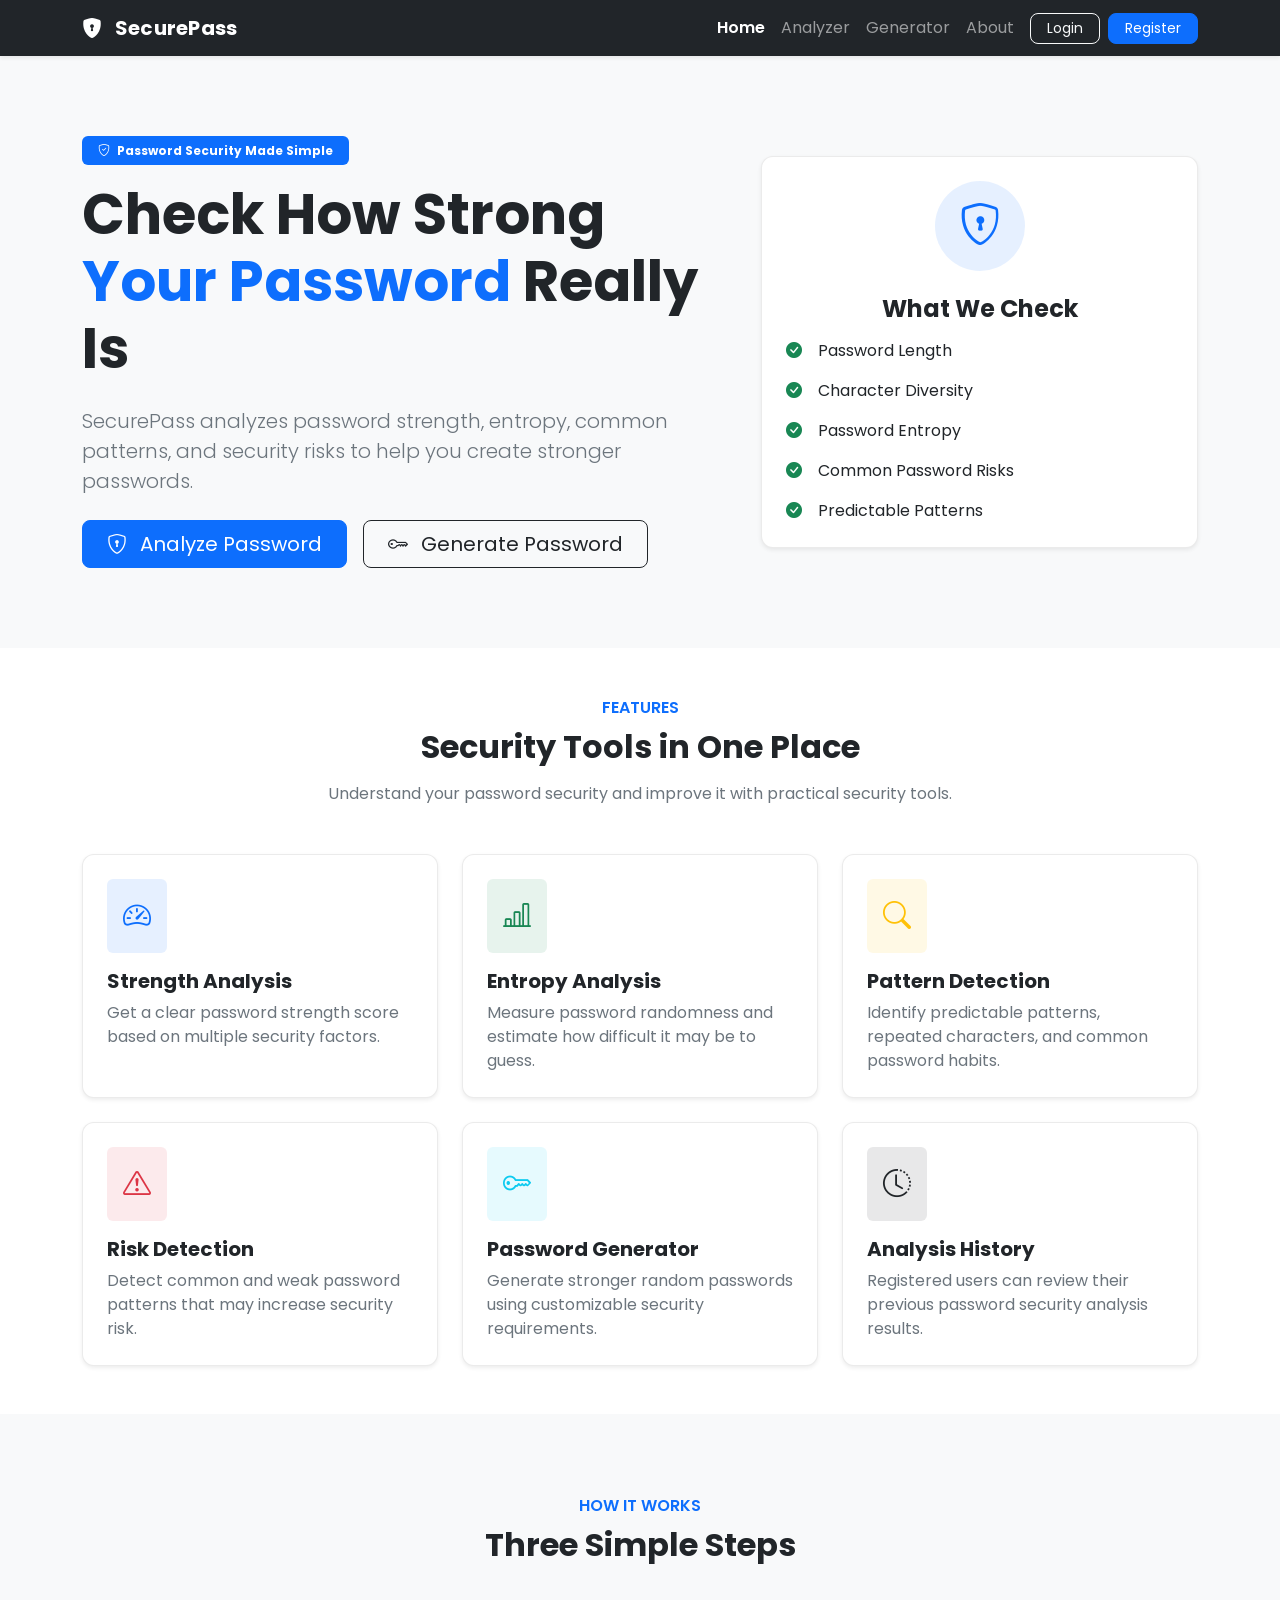
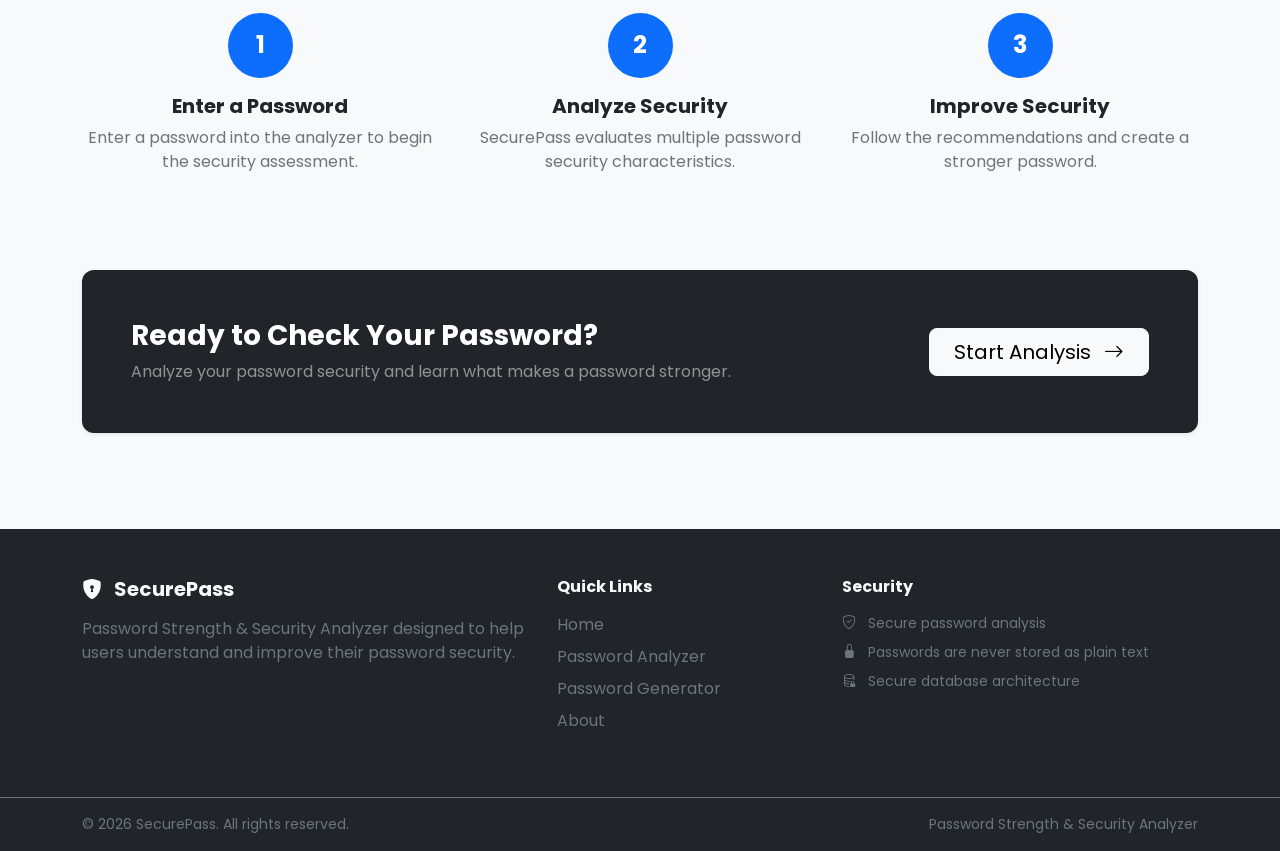
<file: frontend/index.html>
<!DOCTYPE html>
<html lang="en">

<head>

    <!-- =====================================================
         Basic Meta
         ===================================================== -->

    <meta charset="UTF-8">

    <meta
        name="viewport"
        content="width=device-width, initial-scale=1.0"
    >

    <meta
        name="description"
        content="SecurePass is a Password Strength and Security Analyzer that helps users understand and improve password security."
    >

    <meta
        name="author"
        content="SecurePass"
    >

    <title>SecurePass | Password Security Analyzer</title>


    <!-- =====================================================
         Google Font - Poppins
         ===================================================== -->

    <link
        rel="preconnect"
        href="https://fonts.googleapis.com"
    >

    <link
        rel="preconnect"
        href="https://fonts.gstatic.com"
        crossorigin
    >

    <link
        href="https://fonts.googleapis.com/css2?family=Poppins:wght@300;400;500;600;700&display=swap"
        rel="stylesheet"
    >


    <!-- =====================================================
         Bootstrap CSS
         ===================================================== -->

    <link
        href="https://cdn.jsdelivr.net/npm/bootstrap@5.3.3/dist/css/bootstrap.min.css"
        rel="stylesheet"
    >


    <!-- =====================================================
         Bootstrap Icons
         ===================================================== -->

    <link
        rel="stylesheet"
        href="https://cdn.jsdelivr.net/npm/bootstrap-icons@1.11.3/font/bootstrap-icons.min.css"
    >


    <!-- =====================================================
         Custom CSS
         ===================================================== -->

    <link
        rel="stylesheet"
        href="css/style.css"
    >

</head>


<body class="d-flex flex-column">


    <!-- =====================================================
         Navbar
         ===================================================== -->

    <div id="navbarContainer"></div>


    <!-- =====================================================
         Main Content
         ===================================================== -->

    <main>


        <!-- =================================================
             Hero Section
             ================================================= -->

        <section class="page-section">

            <div class="container">

                <div class="row align-items-center g-5">


                    <!-- Hero Text -->
                    <div class="col-lg-7">

                        <span class="badge text-bg-primary mb-3 px-3 py-2">
                            <i class="bi bi-shield-check me-1"></i>
                            Password Security Made Simple
                        </span>


                        <h1 class="display-4 fw-bold mb-4">

                            Check How Strong
                            <span class="text-primary">
                                Your Password
                            </span>
                            Really Is

                        </h1>


                        <p class="lead text-secondary mb-4">

                            SecurePass analyzes password strength,
                            entropy, common patterns, and security
                            risks to help you create stronger passwords.

                        </p>


                        <div class="d-flex flex-column flex-sm-row gap-3">

                            <a
                                href="analyzer.html"
                                class="btn btn-primary btn-lg px-4"
                            >
                                <i class="bi bi-shield-lock me-2"></i>
                                Analyze Password
                            </a>


                            <a
                                href="generator.html"
                                class="btn btn-outline-dark btn-lg px-4"
                            >
                                <i class="bi bi-key me-2"></i>
                                Generate Password
                            </a>

                        </div>

                    </div>


                    <!-- Hero Security Card -->
                    <div class="col-lg-5">

                        <div class="card shadow-sm">

                            <div class="card-body p-4">

                                <div class="text-center mb-4">

                                    <div
                                        class="bg-primary bg-opacity-10 rounded-circle d-inline-flex align-items-center justify-content-center"
                                        style="width: 90px; height: 90px;"
                                    >

                                        <i
                                            class="bi bi-shield-lock text-primary"
                                            style="font-size: 42px;"
                                        ></i>

                                    </div>

                                </div>


                                <h4 class="fw-bold text-center mb-3">
                                    What We Check
                                </h4>


                                <div class="d-flex align-items-center mb-3">

                                    <i
                                        class="bi bi-check-circle-fill text-success me-3"
                                    ></i>

                                    <span>
                                        Password Length
                                    </span>

                                </div>


                                <div class="d-flex align-items-center mb-3">

                                    <i
                                        class="bi bi-check-circle-fill text-success me-3"
                                    ></i>

                                    <span>
                                        Character Diversity
                                    </span>

                                </div>


                                <div class="d-flex align-items-center mb-3">

                                    <i
                                        class="bi bi-check-circle-fill text-success me-3"
                                    ></i>

                                    <span>
                                        Password Entropy
                                    </span>

                                </div>


                                <div class="d-flex align-items-center mb-3">

                                    <i
                                        class="bi bi-check-circle-fill text-success me-3"
                                    ></i>

                                    <span>
                                        Common Password Risks
                                    </span>

                                </div>


                                <div class="d-flex align-items-center">

                                    <i
                                        class="bi bi-check-circle-fill text-success me-3"
                                    ></i>

                                    <span>
                                        Predictable Patterns
                                    </span>

                                </div>

                            </div>

                        </div>

                    </div>

                </div>

            </div>

        </section>


        <!-- =================================================
             Features Section
             ================================================= -->

        <section class="py-5 bg-white">

            <div class="container">

                <div class="text-center mb-5">

                    <span class="text-primary fw-semibold">
                        FEATURES
                    </span>

                    <h2 class="section-title mt-2">
                        Security Tools in One Place
                    </h2>

                    <p class="text-secondary mt-3 mb-0">
                        Understand your password security and
                        improve it with practical security tools.
                    </p>

                </div>


                <div class="row g-4">


                    <!-- Feature 1 -->
                    <div class="col-md-6 col-lg-4">

                        <div class="card h-100 shadow-sm">

                            <div class="card-body p-4">

                                <div
                                    class="bg-primary bg-opacity-10 rounded p-3 d-inline-block mb-3"
                                >

                                    <i
                                        class="bi bi-speedometer2 text-primary fs-3"
                                    ></i>

                                </div>

                                <h5 class="fw-bold">
                                    Strength Analysis
                                </h5>

                                <p class="text-secondary mb-0">
                                    Get a clear password strength
                                    score based on multiple security
                                    factors.
                                </p>

                            </div>

                        </div>

                    </div>


                    <!-- Feature 2 -->
                    <div class="col-md-6 col-lg-4">

                        <div class="card h-100 shadow-sm">

                            <div class="card-body p-4">

                                <div
                                    class="bg-success bg-opacity-10 rounded p-3 d-inline-block mb-3"
                                >

                                    <i
                                        class="bi bi-bar-chart-line text-success fs-3"
                                    ></i>

                                </div>

                                <h5 class="fw-bold">
                                    Entropy Analysis
                                </h5>

                                <p class="text-secondary mb-0">
                                    Measure password randomness and
                                    estimate how difficult it may be
                                    to guess.
                                </p>

                            </div>

                        </div>

                    </div>


                    <!-- Feature 3 -->
                    <div class="col-md-6 col-lg-4">

                        <div class="card h-100 shadow-sm">

                            <div class="card-body p-4">

                                <div
                                    class="bg-warning bg-opacity-10 rounded p-3 d-inline-block mb-3"
                                >

                                    <i
                                        class="bi bi-search text-warning fs-3"
                                    ></i>

                                </div>

                                <h5 class="fw-bold">
                                    Pattern Detection
                                </h5>

                                <p class="text-secondary mb-0">
                                    Identify predictable patterns,
                                    repeated characters, and common
                                    password habits.
                                </p>

                            </div>

                        </div>

                    </div>


                    <!-- Feature 4 -->
                    <div class="col-md-6 col-lg-4">

                        <div class="card h-100 shadow-sm">

                            <div class="card-body p-4">

                                <div
                                    class="bg-danger bg-opacity-10 rounded p-3 d-inline-block mb-3"
                                >

                                    <i
                                        class="bi bi-exclamation-triangle text-danger fs-3"
                                    ></i>

                                </div>

                                <h5 class="fw-bold">
                                    Risk Detection
                                </h5>

                                <p class="text-secondary mb-0">
                                    Detect common and weak password
                                    patterns that may increase security
                                    risk.
                                </p>

                            </div>

                        </div>

                    </div>


                    <!-- Feature 5 -->
                    <div class="col-md-6 col-lg-4">

                        <div class="card h-100 shadow-sm">

                            <div class="card-body p-4">

                                <div
                                    class="bg-info bg-opacity-10 rounded p-3 d-inline-block mb-3"
                                >

                                    <i
                                        class="bi bi-key text-info fs-3"
                                    ></i>

                                </div>

                                <h5 class="fw-bold">
                                    Password Generator
                                </h5>

                                <p class="text-secondary mb-0">
                                    Generate stronger random passwords
                                    using customizable security
                                    requirements.
                                </p>

                            </div>

                        </div>

                    </div>


                    <!-- Feature 6 -->
                    <div class="col-md-6 col-lg-4">

                        <div class="card h-100 shadow-sm">

                            <div class="card-body p-4">

                                <div
                                    class="bg-dark bg-opacity-10 rounded p-3 d-inline-block mb-3"
                                >

                                    <i
                                        class="bi bi-clock-history text-dark fs-3"
                                    ></i>

                                </div>

                                <h5 class="fw-bold">
                                    Analysis History
                                </h5>

                                <p class="text-secondary mb-0">
                                    Registered users can review their
                                    previous password security analysis
                                    results.
                                </p>

                            </div>

                        </div>

                    </div>

                </div>

            </div>

        </section>


        <!-- =================================================
             How It Works
             ================================================= -->

        <section class="page-section">

            <div class="container">

                <div class="text-center mb-5">

                    <span class="text-primary fw-semibold">
                        HOW IT WORKS
                    </span>

                    <h2 class="section-title mt-2">
                        Three Simple Steps
                    </h2>

                </div>


                <div class="row g-4">


                    <!-- Step 1 -->
                    <div class="col-md-4">

                        <div class="text-center">

                            <div
                                class="bg-primary text-white rounded-circle d-inline-flex align-items-center justify-content-center mb-3"
                                style="width: 65px; height: 65px;"
                            >
                                <strong class="fs-4">
                                    1
                                </strong>
                            </div>

                            <h5 class="fw-bold">
                                Enter a Password
                            </h5>

                            <p class="text-secondary">
                                Enter a password into the analyzer
                                to begin the security assessment.
                            </p>

                        </div>

                    </div>


                    <!-- Step 2 -->
                    <div class="col-md-4">

                        <div class="text-center">

                            <div
                                class="bg-primary text-white rounded-circle d-inline-flex align-items-center justify-content-center mb-3"
                                style="width: 65px; height: 65px;"
                            >
                                <strong class="fs-4">
                                    2
                                </strong>
                            </div>

                            <h5 class="fw-bold">
                                Analyze Security
                            </h5>

                            <p class="text-secondary">
                                SecurePass evaluates multiple
                                password security characteristics.
                            </p>

                        </div>

                    </div>


                    <!-- Step 3 -->
                    <div class="col-md-4">

                        <div class="text-center">

                            <div
                                class="bg-primary text-white rounded-circle d-inline-flex align-items-center justify-content-center mb-3"
                                style="width: 65px; height: 65px;"
                            >
                                <strong class="fs-4">
                                    3
                                </strong>
                            </div>

                            <h5 class="fw-bold">
                                Improve Security
                            </h5>

                            <p class="text-secondary">
                                Follow the recommendations and
                                create a stronger password.
                            </p>

                        </div>

                    </div>

                </div>

            </div>

        </section>


        <!-- =================================================
             Security CTA
             ================================================= -->

        <section class="pb-5">

            <div class="container">

                <div class="card bg-dark text-white shadow-sm">

                    <div class="card-body p-4 p-lg-5">

                        <div
                            class="row align-items-center g-4"
                        >

                            <div class="col-lg-8">

                                <h3 class="fw-bold">
                                    Ready to Check Your Password?
                                </h3>

                                <p class="text-white-50 mb-0">
                                    Analyze your password security
                                    and learn what makes a password
                                    stronger.
                                </p>

                            </div>


                            <div class="col-lg-4 text-lg-end">

                                <a
                                    href="analyzer.html"
                                    class="btn btn-light btn-lg px-4"
                                >
                                    Start Analysis
                                    <i
                                        class="bi bi-arrow-right ms-2"
                                    ></i>
                                </a>

                            </div>

                        </div>

                    </div>

                </div>

            </div>

        </section>

    </main>


    <!-- =====================================================
         Footer
         ===================================================== -->

    <div id="footerContainer"></div>


    <!-- =====================================================
         Bootstrap JavaScript
         ===================================================== -->

    <script
        src="https://cdn.jsdelivr.net/npm/bootstrap@5.3.3/dist/js/bootstrap.bundle.min.js"
    ></script>


    <!-- =====================================================
         Main JavaScript
         ===================================================== -->

    <script src="js/main.js"></script>

</body>

</html>
</file>
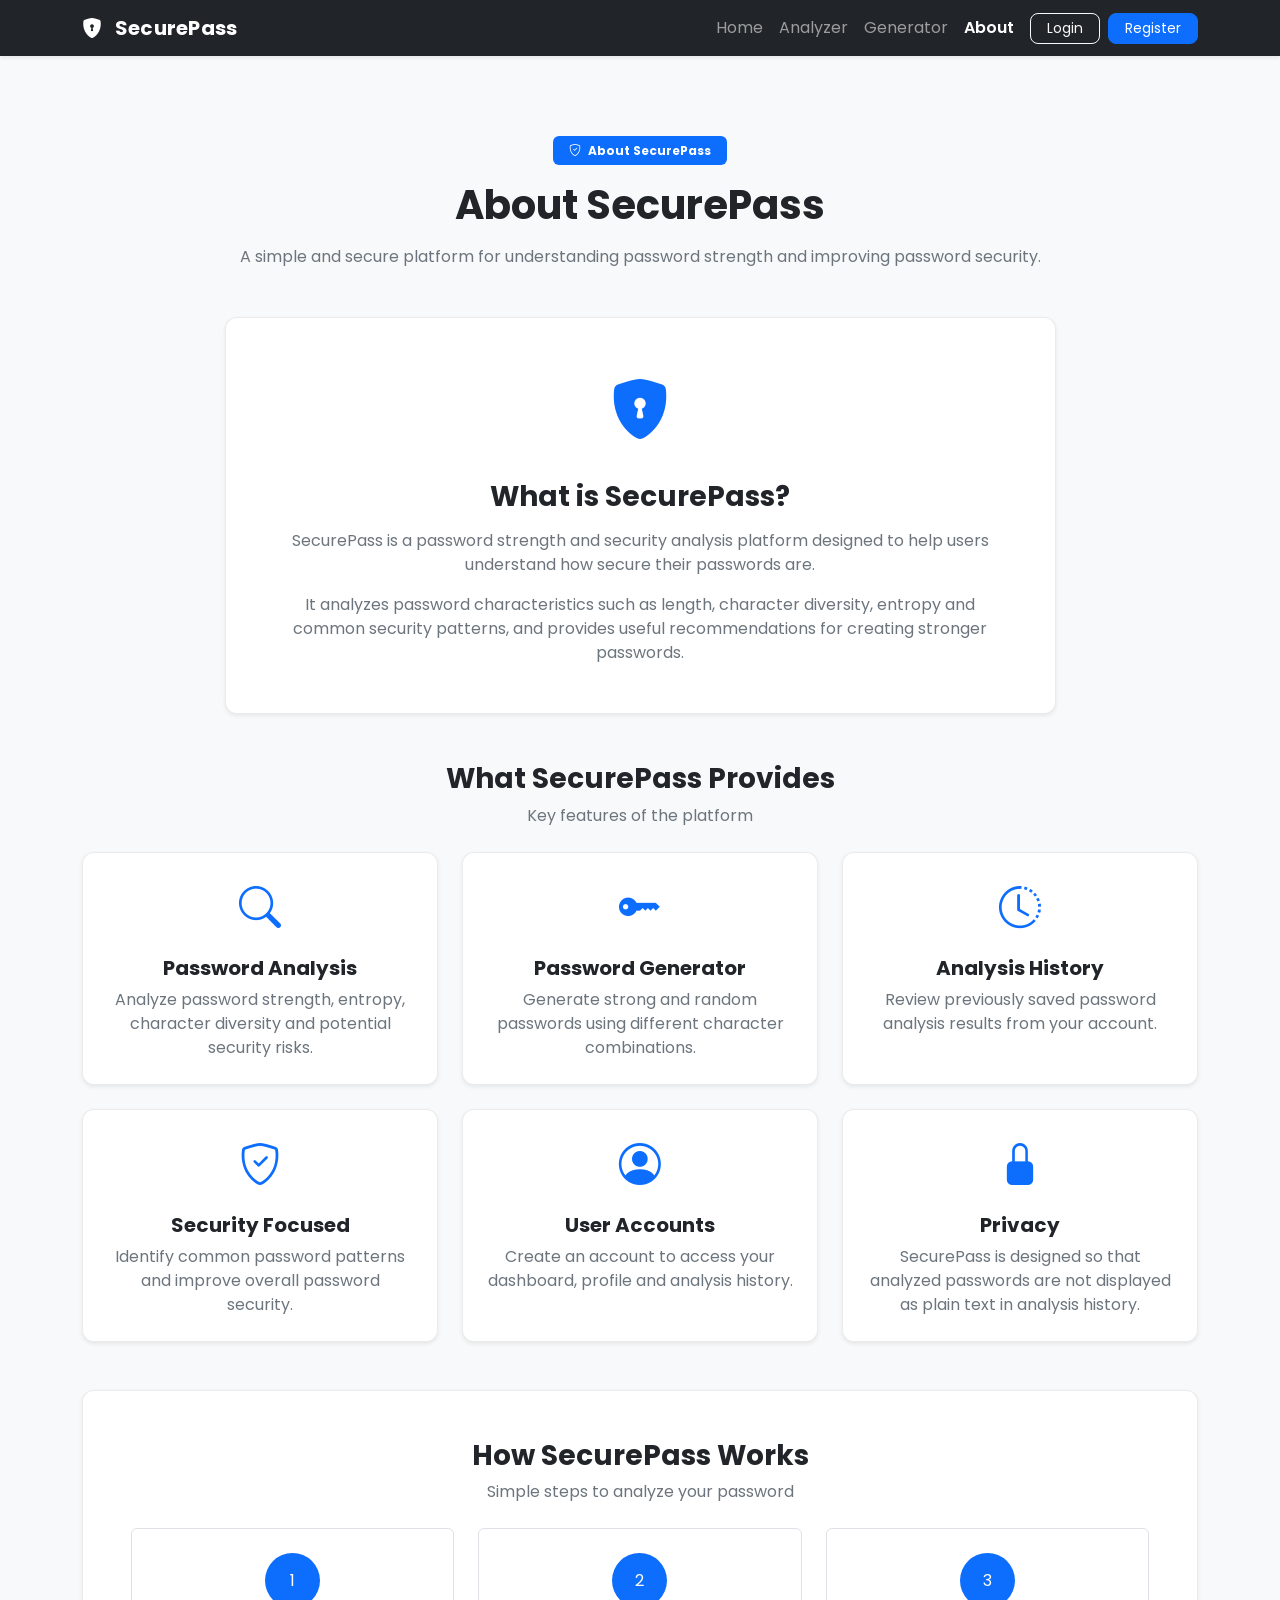
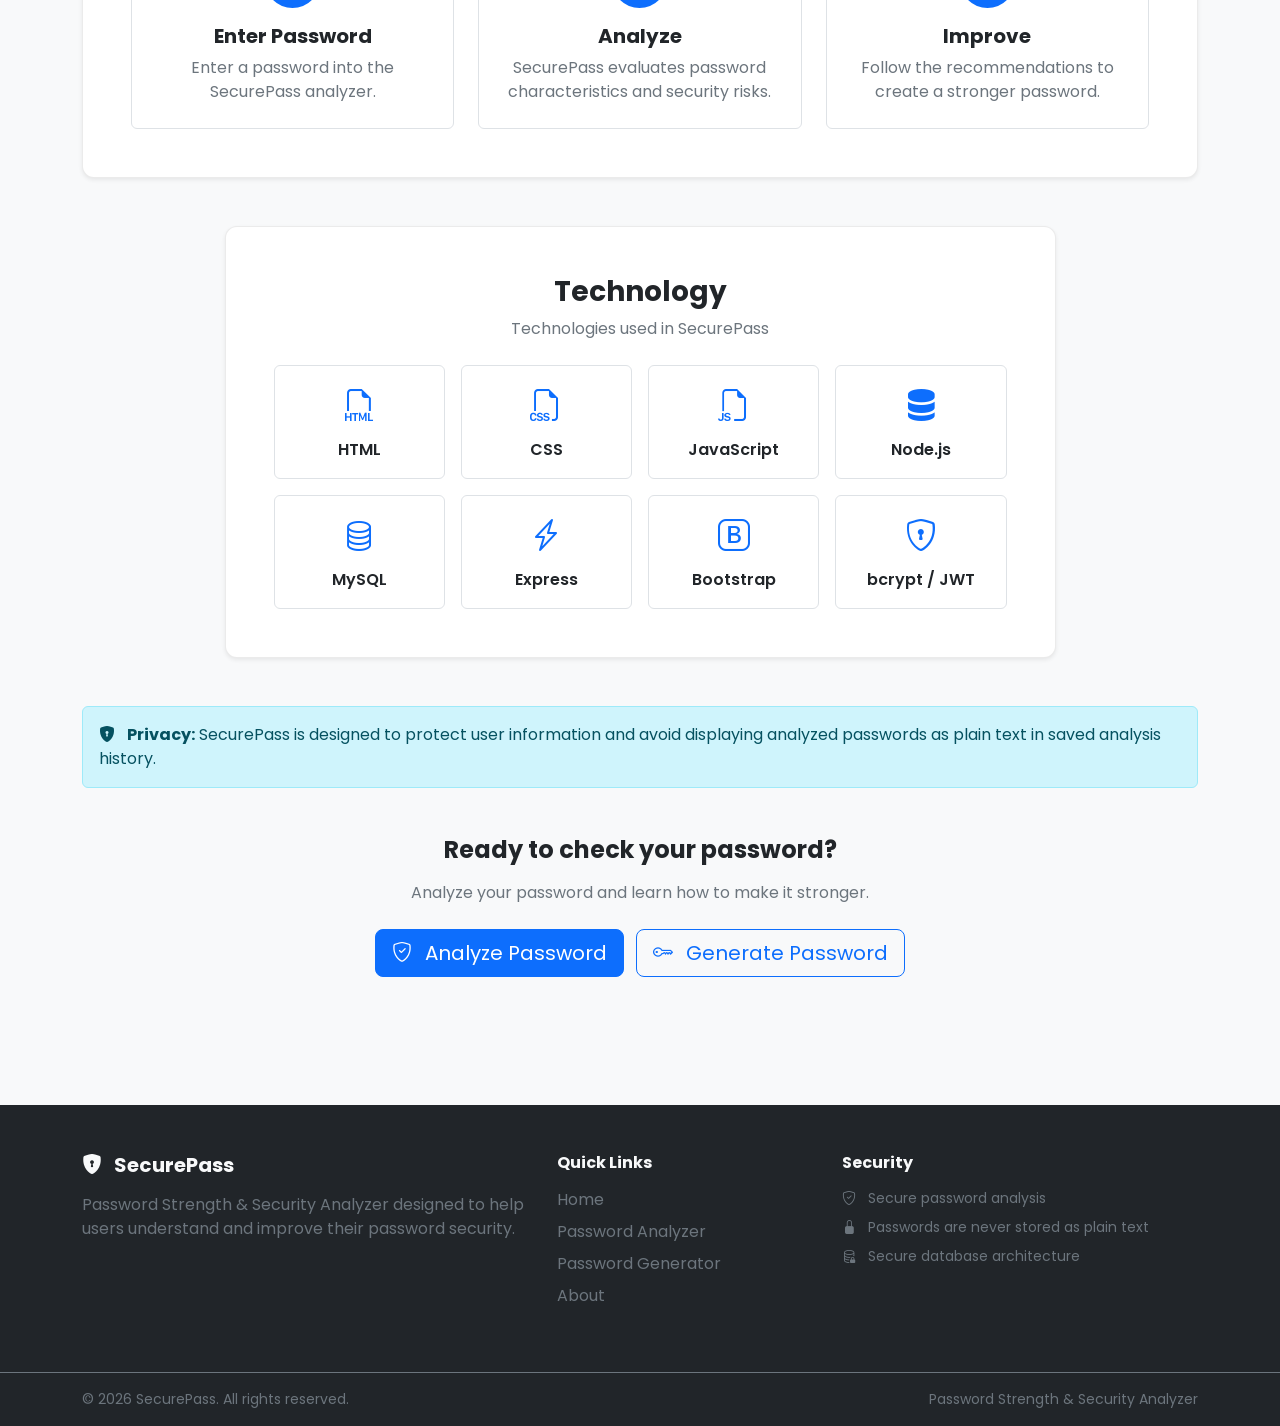
<file: frontend/about.html>
<!DOCTYPE html>
<html lang="en">

<head>

    <meta charset="UTF-8">

    <meta
        name="viewport"
        content="width=device-width, initial-scale=1.0"
    >

    <meta
        name="description"
        content="Learn about SecurePass - a password strength and security analysis platform."
    >

    <title>About | SecurePass</title>


    <!-- Google Font -->

    <link
        rel="preconnect"
        href="https://fonts.googleapis.com"
    >

    <link
        rel="preconnect"
        href="https://fonts.gstatic.com"
    >

    <link
        href="https://fonts.googleapis.com/css2?family=Poppins:wght@300;400;500;600;700&display=swap"
        rel="stylesheet"
    >


    <!-- Bootstrap -->

    <link
        href="https://cdn.jsdelivr.net/npm/bootstrap@5.3.3/dist/css/bootstrap.min.css"
        rel="stylesheet"
    >


    <!-- Bootstrap Icons -->

    <link
        rel="stylesheet"
        href="https://cdn.jsdelivr.net/npm/bootstrap-icons@1.11.3/font/bootstrap-icons.min.css"
    >


    <!-- Global CSS -->

    <link
        rel="stylesheet"
        href="css/style.css"
    >

</head>


<body class="d-flex flex-column min-vh-100">


    <!-- =====================================================
         Navbar
         ===================================================== -->

    <div id="navbarContainer"></div>



    <!-- =====================================================
         Main Content
         ===================================================== -->

    <main class="flex-grow-1">

        <section class="page-section">

            <div class="container">


                <!-- Page Header -->

                <div class="text-center mb-5">

                    <span class="badge text-bg-primary px-3 py-2 mb-3">

                        <i class="bi bi-shield-check me-1"></i>

                        About SecurePass

                    </span>


                    <h1 class="fw-bold mb-3">
                        About SecurePass
                    </h1>


                    <p class="text-secondary mb-0">

                        A simple and secure platform for understanding
                        password strength and improving password security.

                    </p>

                </div>



                <!-- =================================================
                     About SecurePass
                     ================================================= -->

                <div class="row justify-content-center mb-5">

                    <div class="col-lg-9">

                        <div class="card shadow-sm">

                            <div class="card-body p-4 p-md-5 text-center">

                                <div class="mb-4">

                                    <i
                                        class="bi bi-shield-lock-fill text-primary"
                                        style="font-size: 60px;"
                                    ></i>

                                </div>


                                <h3 class="fw-bold mb-3">
                                    What is SecurePass?
                                </h3>


                                <p class="text-secondary">

                                    SecurePass is a password strength and
                                    security analysis platform designed to
                                    help users understand how secure their
                                    passwords are.

                                </p>


                                <p class="text-secondary mb-0">

                                    It analyzes password characteristics such
                                    as length, character diversity, entropy
                                    and common security patterns, and provides
                                    useful recommendations for creating
                                    stronger passwords.

                                </p>

                            </div>

                        </div>

                    </div>

                </div>



                <!-- =================================================
                     Features
                     ================================================= -->

                <div class="text-center mb-4">

                    <h3 class="fw-bold">
                        What SecurePass Provides
                    </h3>

                    <p class="text-secondary">
                        Key features of the platform
                    </p>

                </div>


                <div class="row g-4 mb-5">


                    <!-- Password Analyzer -->

                    <div class="col-md-6 col-lg-4">

                        <div class="card shadow-sm h-100">

                            <div class="card-body p-4 text-center">

                                <i
                                    class="bi bi-search text-primary"
                                    style="font-size: 42px;"
                                ></i>


                                <h5 class="fw-bold mt-3">
                                    Password Analysis
                                </h5>


                                <p class="text-secondary mb-0">

                                    Analyze password strength, entropy,
                                    character diversity and potential
                                    security risks.

                                </p>

                            </div>

                        </div>

                    </div>



                    <!-- Password Generator -->

                    <div class="col-md-6 col-lg-4">

                        <div class="card shadow-sm h-100">

                            <div class="card-body p-4 text-center">

                                <i
                                    class="bi bi-key-fill text-primary"
                                    style="font-size: 42px;"
                                ></i>


                                <h5 class="fw-bold mt-3">
                                    Password Generator
                                </h5>


                                <p class="text-secondary mb-0">

                                    Generate strong and random passwords
                                    using different character combinations.

                                </p>

                            </div>

                        </div>

                    </div>



                    <!-- History -->

                    <div class="col-md-6 col-lg-4">

                        <div class="card shadow-sm h-100">

                            <div class="card-body p-4 text-center">

                                <i
                                    class="bi bi-clock-history text-primary"
                                    style="font-size: 42px;"
                                ></i>


                                <h5 class="fw-bold mt-3">
                                    Analysis History
                                </h5>


                                <p class="text-secondary mb-0">

                                    Review previously saved password
                                    analysis results from your account.

                                </p>

                            </div>

                        </div>

                    </div>



                    <!-- Security -->

                    <div class="col-md-6 col-lg-4">

                        <div class="card shadow-sm h-100">

                            <div class="card-body p-4 text-center">

                                <i
                                    class="bi bi-shield-check text-primary"
                                    style="font-size: 42px;"
                                ></i>


                                <h5 class="fw-bold mt-3">
                                    Security Focused
                                </h5>


                                <p class="text-secondary mb-0">

                                    Identify common password patterns and
                                    improve overall password security.

                                </p>

                            </div>

                        </div>

                    </div>



                    <!-- User Account -->

                    <div class="col-md-6 col-lg-4">

                        <div class="card shadow-sm h-100">

                            <div class="card-body p-4 text-center">

                                <i
                                    class="bi bi-person-circle text-primary"
                                    style="font-size: 42px;"
                                ></i>


                                <h5 class="fw-bold mt-3">
                                    User Accounts
                                </h5>


                                <p class="text-secondary mb-0">

                                    Create an account to access your
                                    dashboard, profile and analysis history.

                                </p>

                            </div>

                        </div>

                    </div>



                    <!-- Privacy -->

                    <div class="col-md-6 col-lg-4">

                        <div class="card shadow-sm h-100">

                            <div class="card-body p-4 text-center">

                                <i
                                    class="bi bi-lock-fill text-primary"
                                    style="font-size: 42px;"
                                ></i>


                                <h5 class="fw-bold mt-3">
                                    Privacy
                                </h5>


                                <p class="text-secondary mb-0">

                                    SecurePass is designed so that analyzed
                                    passwords are not displayed as plain text
                                    in analysis history.

                                </p>

                            </div>

                        </div>

                    </div>

                </div>



                <!-- =================================================
                     How It Works
                     ================================================= -->

                <div class="card shadow-sm mb-5">

                    <div class="card-body p-4 p-md-5">

                        <div class="text-center mb-4">

                            <h3 class="fw-bold">
                                How SecurePass Works
                            </h3>

                            <p class="text-secondary">
                                Simple steps to analyze your password
                            </p>

                        </div>


                        <div class="row g-4 text-center">


                            <div class="col-md-4">

                                <div
                                    class="border rounded p-4 h-100"
                                >

                                    <div
                                        class="rounded-circle bg-primary text-white d-flex align-items-center justify-content-center mx-auto mb-3"
                                        style="width: 55px; height: 55px;"
                                    >
                                        1
                                    </div>

                                    <h5 class="fw-bold">
                                        Enter Password
                                    </h5>

                                    <p class="text-secondary mb-0">

                                        Enter a password into the
                                        SecurePass analyzer.

                                    </p>

                                </div>

                            </div>



                            <div class="col-md-4">

                                <div
                                    class="border rounded p-4 h-100"
                                >

                                    <div
                                        class="rounded-circle bg-primary text-white d-flex align-items-center justify-content-center mx-auto mb-3"
                                        style="width: 55px; height: 55px;"
                                    >
                                        2
                                    </div>

                                    <h5 class="fw-bold">
                                        Analyze
                                    </h5>

                                    <p class="text-secondary mb-0">

                                        SecurePass evaluates password
                                        characteristics and security risks.

                                    </p>

                                </div>

                            </div>



                            <div class="col-md-4">

                                <div
                                    class="border rounded p-4 h-100"
                                >

                                    <div
                                        class="rounded-circle bg-primary text-white d-flex align-items-center justify-content-center mx-auto mb-3"
                                        style="width: 55px; height: 55px;"
                                    >
                                        3
                                    </div>

                                    <h5 class="fw-bold">
                                        Improve
                                    </h5>

                                    <p class="text-secondary mb-0">

                                        Follow the recommendations to
                                        create a stronger password.

                                    </p>

                                </div>

                            </div>


                        </div>

                    </div>

                </div>



                <!-- =================================================
                     Technology
                     ================================================= -->

                <div class="row justify-content-center mb-5">

                    <div class="col-lg-9">

                        <div class="card shadow-sm">

                            <div class="card-body p-4 p-md-5">

                                <div class="text-center mb-4">

                                    <h3 class="fw-bold">
                                        Technology
                                    </h3>

                                    <p class="text-secondary">
                                        Technologies used in SecurePass
                                    </p>

                                </div>


                                <div class="row g-3 text-center">

                                    <div class="col-6 col-md-3">

                                        <div class="border rounded p-3">

                                            <i
                                                class="bi bi-filetype-html fs-2 text-primary"
                                            ></i>

                                            <div class="fw-semibold mt-2">
                                                HTML
                                            </div>

                                        </div>

                                    </div>


                                    <div class="col-6 col-md-3">

                                        <div class="border rounded p-3">

                                            <i
                                                class="bi bi-filetype-css fs-2 text-primary"
                                            ></i>

                                            <div class="fw-semibold mt-2">
                                                CSS
                                            </div>

                                        </div>

                                    </div>


                                    <div class="col-6 col-md-3">

                                        <div class="border rounded p-3">

                                            <i
                                                class="bi bi-filetype-js fs-2 text-primary"
                                            ></i>

                                            <div class="fw-semibold mt-2">
                                                JavaScript
                                            </div>

                                        </div>

                                    </div>


                                    <div class="col-6 col-md-3">

                                        <div class="border rounded p-3">

                                            <i
                                                class="bi bi-server fs-2 text-primary"
                                            ></i>

                                            <div class="fw-semibold mt-2">
                                                Node.js
                                            </div>

                                        </div>

                                    </div>


                                    <div class="col-6 col-md-3">

                                        <div class="border rounded p-3">

                                            <i
                                                class="bi bi-database fs-2 text-primary"
                                            ></i>

                                            <div class="fw-semibold mt-2">
                                                MySQL
                                            </div>

                                        </div>

                                    </div>


                                    <div class="col-6 col-md-3">

                                        <div class="border rounded p-3">

                                            <i
                                                class="bi bi-lightning-charge fs-2 text-primary"
                                            ></i>

                                            <div class="fw-semibold mt-2">
                                                Express
                                            </div>

                                        </div>

                                    </div>


                                    <div class="col-6 col-md-3">

                                        <div class="border rounded p-3">

                                            <i
                                                class="bi bi-bootstrap fs-2 text-primary"
                                            ></i>

                                            <div class="fw-semibold mt-2">
                                                Bootstrap
                                            </div>

                                        </div>

                                    </div>


                                    <div class="col-6 col-md-3">

                                        <div class="border rounded p-3">

                                            <i
                                                class="bi bi-shield-lock fs-2 text-primary"
                                            ></i>

                                            <div class="fw-semibold mt-2">
                                                bcrypt / JWT
                                            </div>

                                        </div>

                                    </div>

                                </div>

                            </div>

                        </div>

                    </div>

                </div>



                <!-- =================================================
                     Privacy Notice
                     ================================================= -->

                <div class="alert alert-info">

                    <i class="bi bi-shield-lock-fill me-2"></i>

                    <strong>Privacy:</strong>

                    SecurePass is designed to protect user information
                    and avoid displaying analyzed passwords as plain text
                    in saved analysis history.

                </div>



                <!-- =================================================
                     Call To Action
                     ================================================= -->

                <div class="text-center mt-5">

                    <h4 class="fw-bold mb-3">
                        Ready to check your password?
                    </h4>

                    <p class="text-secondary mb-4">
                        Analyze your password and learn how to make it stronger.
                    </p>


                    <a
                        href="analyzer.html"
                        class="btn btn-primary btn-lg me-2"
                    >

                        <i class="bi bi-shield-check me-2"></i>

                        Analyze Password

                    </a>


                    <a
                        href="generator.html"
                        class="btn btn-outline-primary btn-lg"
                    >

                        <i class="bi bi-key me-2"></i>

                        Generate Password

                    </a>

                </div>


            </div>

        </section>

    </main>



    <!-- =====================================================
         Footer
         ===================================================== -->

    <div id="footerContainer"></div>



    <!-- Bootstrap JavaScript -->

    <script
        src="https://cdn.jsdelivr.net/npm/bootstrap@5.3.3/dist/js/bootstrap.bundle.min.js"
    ></script>


    <!-- Main JavaScript -->

    <script src="js/main.js"></script>


</body>

</html>
</file>
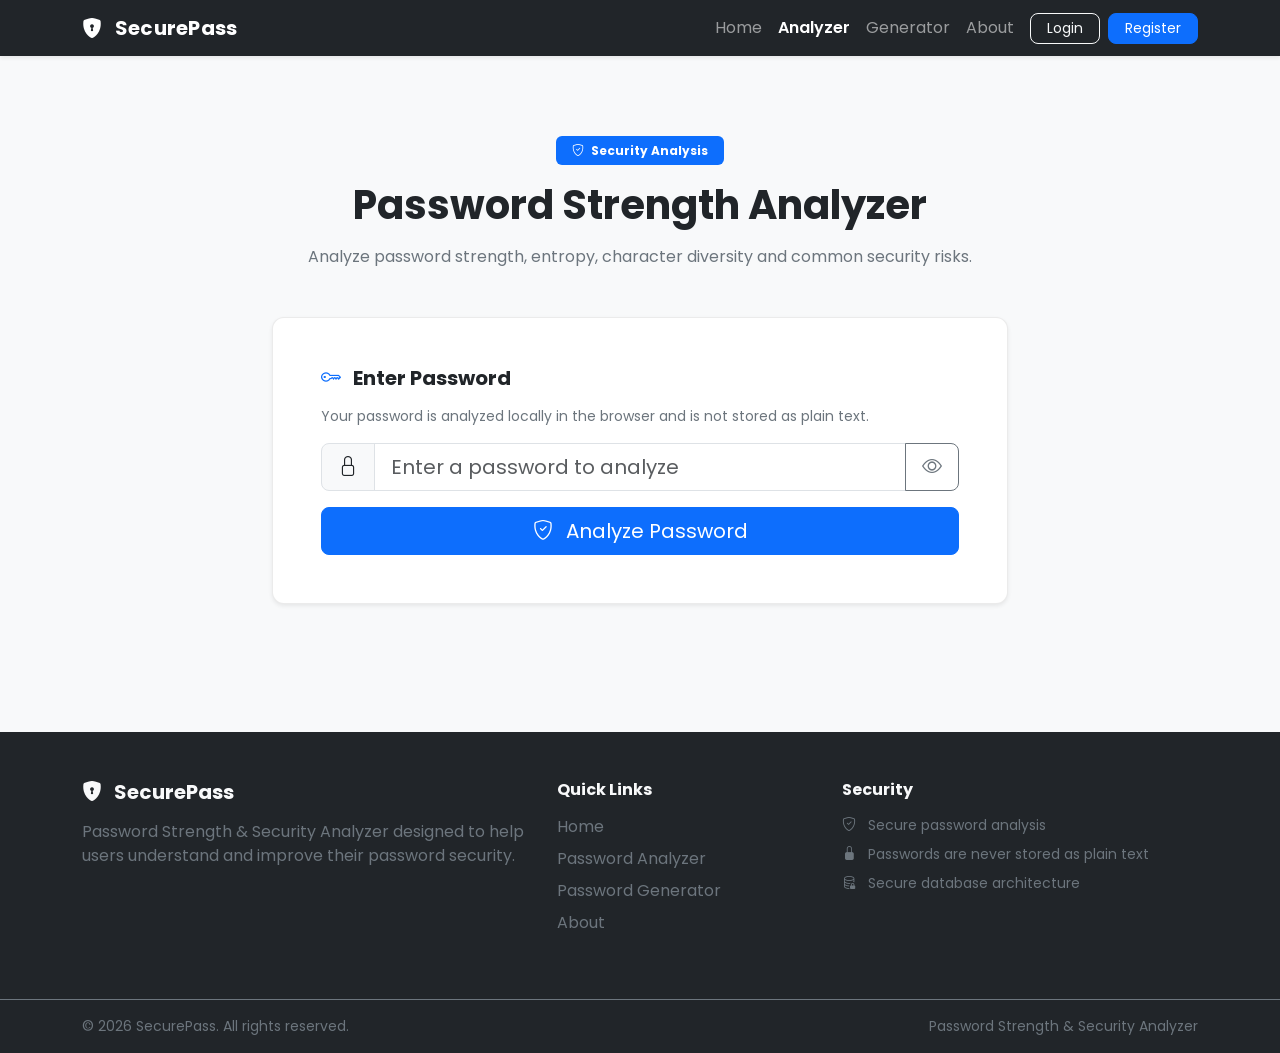
<file: frontend/analyzer.html>
<!DOCTYPE html>
<html lang="en">

<head>

    <meta charset="UTF-8">

    <meta
        name="viewport"
        content="width=device-width, initial-scale=1.0"
    >

    <meta
        name="description"
        content="Analyze password strength, entropy, patterns and security risks with SecurePass."
    >

    <title>Password Analyzer | SecurePass</title>


    <!-- Google Font -->

    <link
        rel="preconnect"
        href="https://fonts.googleapis.com"
    >

    <link
        rel="preconnect"
        href="https://fonts.gstatic.com"
        crossorigin
    >

    <link
        href="https://fonts.googleapis.com/css2?family=Poppins:wght@300;400;500;600;700&display=swap"
        rel="stylesheet"
    >


    <!-- Bootstrap -->

    <link
        href="https://cdn.jsdelivr.net/npm/bootstrap@5.3.3/dist/css/bootstrap.min.css"
        rel="stylesheet"
    >


    <!-- Bootstrap Icons -->

    <link
        rel="stylesheet"
        href="https://cdn.jsdelivr.net/npm/bootstrap-icons@1.11.3/font/bootstrap-icons.min.css"
    >


    <!-- Global CSS -->

    <link
        rel="stylesheet"
        href="css/style.css"
    >

</head>


<body class="d-flex flex-column min-vh-100">


    <!-- =====================================================
         Navbar
         ===================================================== -->

    <div id="navbarContainer"></div>


    <!-- =====================================================
         Main Content
         ===================================================== -->

    <main class="flex-grow-1">

        <section class="page-section">

            <div class="container">


                <!-- =================================================
                     Page Header
                     ================================================= -->

                <div class="text-center mb-5">

                    <span class="badge text-bg-primary px-3 py-2 mb-3">

                        <i class="bi bi-shield-check me-1"></i>

                        Security Analysis

                    </span>


                    <h1 class="fw-bold mb-3">
                        Password Strength Analyzer
                    </h1>


                    <p class="text-secondary mb-0">

                        Analyze password strength, entropy,
                        character diversity and common security risks.

                    </p>

                </div>


                <!-- =================================================
                     Analyzer Input
                     ================================================= -->

                <div class="row justify-content-center">

                    <div class="col-lg-8">


                        <div class="card shadow-sm">

                            <div class="card-body p-4 p-md-5">


                                <h5 class="fw-bold mb-3">

                                    <i
                                        class="bi bi-key me-2 text-primary"
                                    ></i>

                                    Enter Password

                                </h5>


                                <p class="text-secondary small">

                                    Your password is analyzed locally
                                    in the browser and is not stored
                                    as plain text.

                                </p>


                                <!-- Password Input -->

                                <div class="input-group input-group-lg mb-3">

                                    <span class="input-group-text">

                                        <i
                                            class="bi bi-lock"
                                        ></i>

                                    </span>


                                    <input
                                        type="password"
                                        class="form-control"
                                        id="passwordInput"
                                        placeholder="Enter a password to analyze"
                                        autocomplete="off"
                                        spellcheck="false"
                                    >


                                    <button
                                        type="button"
                                        class="btn btn-outline-secondary"
                                        id="togglePassword"
                                        aria-label="Show password"
                                    >

                                        <i
                                            class="bi bi-eye"
                                            id="passwordIcon"
                                        ></i>

                                    </button>

                                </div>


                                <!-- Analyze Button -->

                                <button
                                    type="button"
                                    id="analyzeButton"
                                    class="btn btn-primary btn-lg w-100"
                                >

                                    <i
                                        class="bi bi-shield-check me-2"
                                    ></i>

                                    Analyze Password

                                </button>


                                <!-- Input Error -->

                                <div
                                    id="analyzerError"
                                    class="alert alert-danger mt-3 d-none"
                                    role="alert"
                                ></div>

                            </div>

                        </div>

                    </div>

                </div>


                <!-- =================================================
                     Analysis Result
                     ================================================= -->

                <div
                    id="analysisResult"
                    class="d-none mt-5"
                >


                    <!-- =================================================
                         Score Overview
                         ================================================= -->

                    <div class="row g-4">


                        <!-- Score -->

                        <div class="col-lg-5">

                            <div class="card shadow-sm h-100">

                                <div class="card-body p-4 text-center">

                                    <h5 class="fw-bold mb-4">
                                        Security Score
                                    </h5>


                                    <!-- Score Circle -->

                                    <div
                                        class="mx-auto mb-4 d-flex flex-column align-items-center justify-content-center border border-5 rounded-circle"
                                        style="width: 180px; height: 180px;"
                                        id="scoreCircle"
                                    >

                                        <span
                                            id="scoreValue"
                                            class="display-4 fw-bold"
                                        >
                                            0
                                        </span>

                                        <small class="text-secondary">
                                            out of 100
                                        </small>

                                    </div>


                                    <h4
                                        id="strengthLevel"
                                        class="fw-bold"
                                    >
                                        -
                                    </h4>


                                    <p
                                        id="strengthDescription"
                                        class="text-secondary mb-0"
                                    >
                                        -
                                    </p>

                                </div>

                            </div>

                        </div>


                        <!-- Quick Statistics -->

                        <div class="col-lg-7">

                            <div class="card shadow-sm h-100">

                                <div class="card-body p-4">

                                    <h5 class="fw-bold mb-4">

                                        <i
                                            class="bi bi-bar-chart-line me-2 text-primary"
                                        ></i>

                                        Password Statistics

                                    </h5>


                                    <div class="row g-3">


                                        <!-- Length -->

                                        <div class="col-sm-6">

                                            <div
                                                class="border rounded p-3 h-100"
                                            >

                                                <small class="text-secondary">
                                                    Length
                                                </small>

                                                <div
                                                    id="passwordLength"
                                                    class="fs-4 fw-bold mt-1"
                                                >
                                                    0
                                                </div>

                                                <small class="text-secondary">
                                                    characters
                                                </small>

                                            </div>

                                        </div>


                                        <!-- Entropy -->

                                        <div class="col-sm-6">

                                            <div
                                                class="border rounded p-3 h-100"
                                            >

                                                <small class="text-secondary">
                                                    Estimated Entropy
                                                </small>

                                                <div
                                                    id="entropyValue"
                                                    class="fs-4 fw-bold mt-1"
                                                >
                                                    0
                                                </div>

                                                <small class="text-secondary">
                                                    bits
                                                </small>

                                            </div>

                                        </div>


                                        <!-- Character Pool -->

                                        <div class="col-sm-6">

                                            <div
                                                class="border rounded p-3 h-100"
                                            >

                                                <small class="text-secondary">
                                                    Character Pool
                                                </small>

                                                <div
                                                    id="characterPool"
                                                    class="fs-4 fw-bold mt-1"
                                                >
                                                    0
                                                </div>

                                                <small class="text-secondary">
                                                    possible characters
                                                </small>

                                            </div>

                                        </div>


                                        <!-- Risk -->

                                        <div class="col-sm-6">

                                            <div
                                                class="border rounded p-3 h-100"
                                            >

                                                <small class="text-secondary">
                                                    Security Risk
                                                </small>

                                                <div
                                                    id="securityRisk"
                                                    class="fs-5 fw-bold mt-2"
                                                >
                                                    -
                                                </div>

                                            </div>

                                        </div>

                                    </div>

                                </div>

                            </div>

                        </div>

                    </div>


                    <!-- =================================================
                         Character Analysis
                         ================================================= -->

                    <div class="card shadow-sm mt-4">

                        <div class="card-body p-4">

                            <h5 class="fw-bold mb-4">

                                <i
                                    class="bi bi-list-check me-2 text-primary"
                                ></i>

                                Character Analysis

                            </h5>


                            <div class="row g-3">


                                <!-- Uppercase -->

                                <div class="col-md-6 col-lg-3">

                                    <div
                                        class="border rounded p-3"
                                        id="uppercaseCheck"
                                    >

                                        <i
                                            class="bi bi-circle text-secondary me-2"
                                        ></i>

                                        Uppercase

                                    </div>

                                </div>


                                <!-- Lowercase -->

                                <div class="col-md-6 col-lg-3">

                                    <div
                                        class="border rounded p-3"
                                        id="lowercaseCheck"
                                    >

                                        <i
                                            class="bi bi-circle text-secondary me-2"
                                        ></i>

                                        Lowercase

                                    </div>

                                </div>


                                <!-- Numbers -->

                                <div class="col-md-6 col-lg-3">

                                    <div
                                        class="border rounded p-3"
                                        id="numberCheck"
                                    >

                                        <i
                                            class="bi bi-circle text-secondary me-2"
                                        ></i>

                                        Numbers

                                    </div>

                                </div>


                                <!-- Special -->

                                <div class="col-md-6 col-lg-3">

                                    <div
                                        class="border rounded p-3"
                                        id="specialCheck"
                                    >

                                        <i
                                            class="bi bi-circle text-secondary me-2"
                                        ></i>

                                        Special Characters

                                    </div>

                                </div>

                            </div>

                        </div>

                    </div>


                    <!-- =================================================
                         Pattern Analysis
                         ================================================= -->

                    <div class="row g-4 mt-1">


                        <!-- Detected Patterns -->

                        <div class="col-lg-6">

                            <div class="card shadow-sm h-100">

                                <div class="card-body p-4">

                                    <h5 class="fw-bold mb-4">

                                        <i
                                            class="bi bi-search me-2 text-warning"
                                        ></i>

                                        Pattern Detection

                                    </h5>


                                    <div
                                        id="patternResults"
                                        class="text-secondary"
                                    >

                                        No patterns detected.

                                    </div>

                                </div>

                            </div>

                        </div>


                        <!-- Recommendations -->

                        <div class="col-lg-6">

                            <div class="card shadow-sm h-100">

                                <div class="card-body p-4">

                                    <h5 class="fw-bold mb-4">

                                        <i
                                            class="bi bi-lightbulb me-2 text-success"
                                        ></i>

                                        Security Recommendations

                                    </h5>


                                    <ul
                                        id="recommendationList"
                                        class="list-group list-group-flush"
                                    >

                                        <li
                                            class="list-group-item px-0"
                                        >
                                            Analyze your password to see
                                            recommendations.
                                        </li>

                                    </ul>

                                </div>

                            </div>

                        </div>

                    </div>


                    <!-- =================================================
                         Privacy Notice
                         ================================================= -->

                    <div class="alert alert-info mt-4">

                        <i
                            class="bi bi-shield-lock-fill me-2"
                        ></i>

                        <strong>Privacy:</strong>

                        SecurePass does not store the plain-text
                        password used for analysis.

                    </div>

                </div>

            </div>

        </section>

    </main>


    <!-- =====================================================
         Footer
         ===================================================== -->

    <div id="footerContainer"></div>


    <!-- Bootstrap JavaScript -->

    <script
        src="https://cdn.jsdelivr.net/npm/bootstrap@5.3.3/dist/js/bootstrap.bundle.min.js"
    ></script>


    <!-- Main JavaScript -->

    <script src="js/main.js"></script>


    <!-- Analyzer JavaScript -->

    <script src="js/analyzer.js"></script>

</body>

</html>
</file>
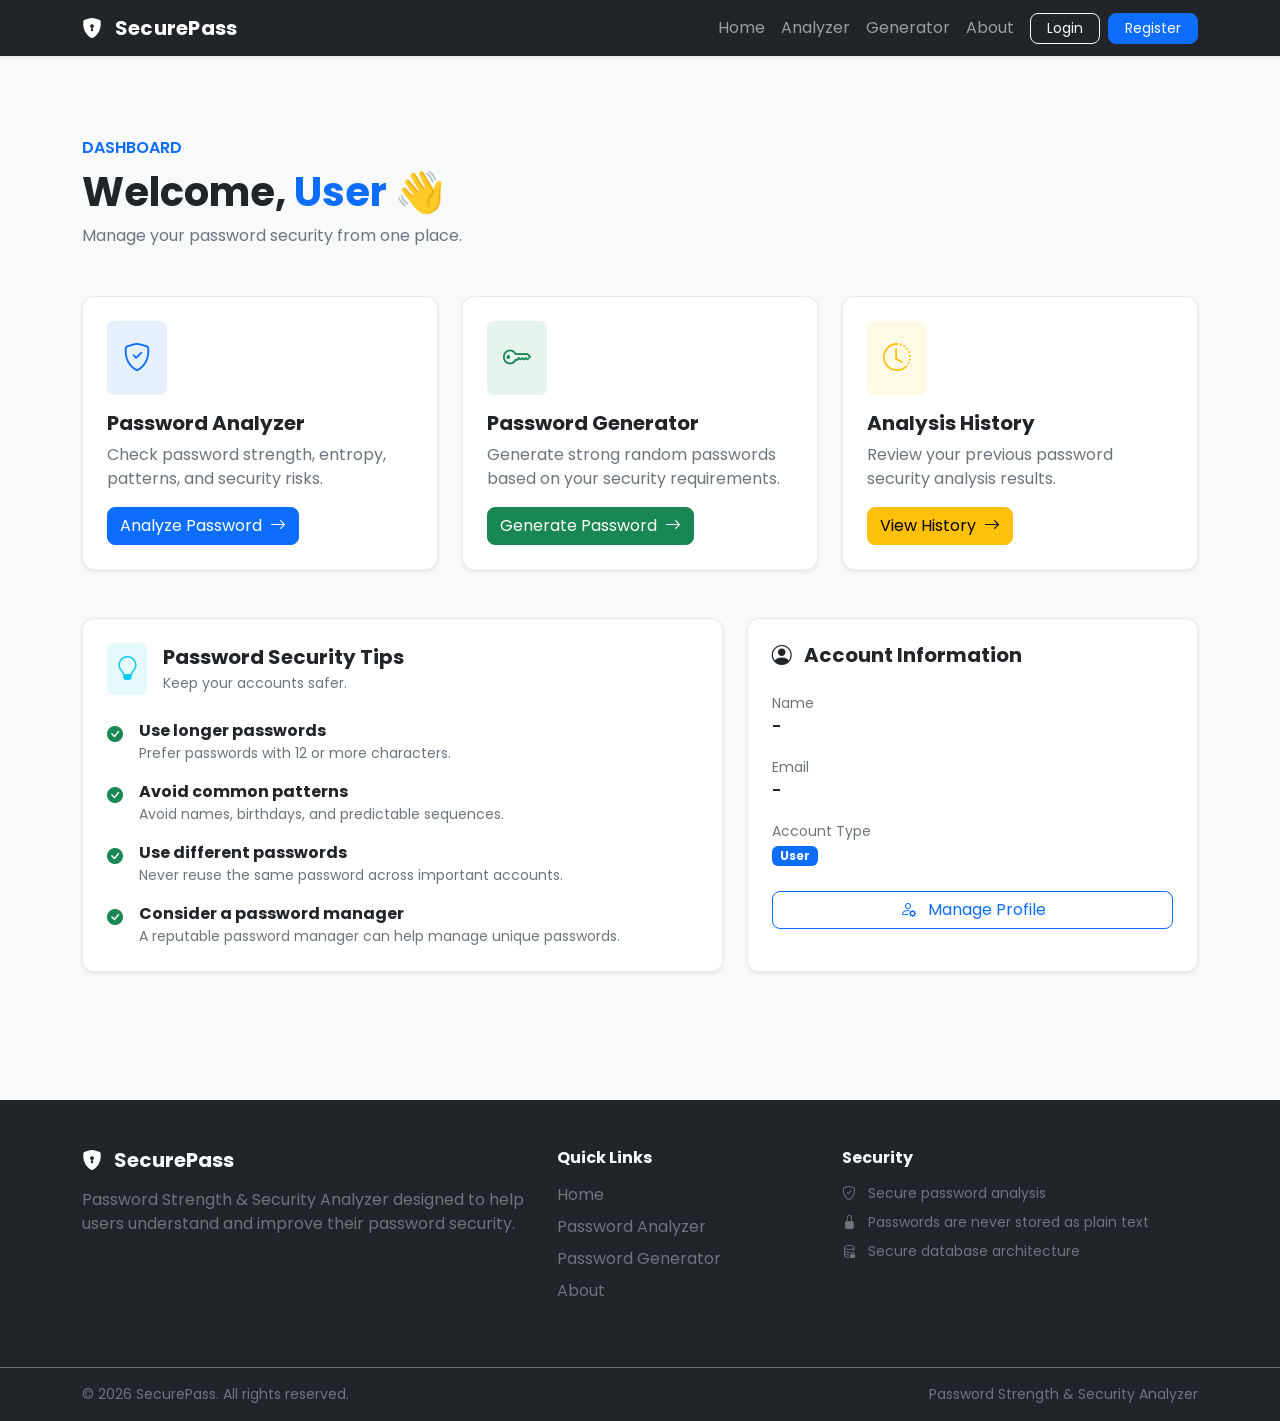
<file: frontend/dashboard.html>
<!DOCTYPE html>
<html lang="en">

<head>
    <!-- Basic Meta -->
    <meta charset="UTF-8">
    <meta
        name="viewport"
        content="width=device-width, initial-scale=1.0"
    >
    <meta
        name="description"
        content="SecurePass user dashboard."
    >

    <title>Dashboard | SecurePass</title>

    <!-- Google Font -->
    <link rel="preconnect" href="https://fonts.googleapis.com">
    <link
        rel="preconnect"
        href="https://fonts.gstatic.com"
        crossorigin
    >
    <link
        href="https://fonts.googleapis.com/css2?family=Poppins:wght@300;400;500;600;700&display=swap"
        rel="stylesheet"
    >

    <!-- Bootstrap CSS -->
    <link
        href="https://cdn.jsdelivr.net/npm/bootstrap@5.3.3/dist/css/bootstrap.min.css"
        rel="stylesheet"
    >

    <!-- Bootstrap Icons -->
    <link
        rel="stylesheet"
        href="https://cdn.jsdelivr.net/npm/bootstrap-icons@1.11.3/font/bootstrap-icons.min.css"
    >

    <!-- Global CSS -->
    <link rel="stylesheet" href="css/style.css">
</head>

<body class="d-flex flex-column min-vh-100">

    <!-- Navbar -->
    <div id="navbarContainer"></div>

    <!-- Main Content -->
    <main class="flex-grow-1">
        <section class="page-section">
            <div class="container">

                <!-- Welcome Header -->
                <div class="mb-5">
                    <span class="text-primary fw-semibold">
                        DASHBOARD
                    </span>

                    <h1 class="fw-bold mt-2 mb-2">
                        Welcome,
                        <span
                            id="userName"
                            class="text-primary"
                        >
                            User
                        </span>
                        👋
                    </h1>

                    <p class="text-secondary mb-0">
                        Manage your password security from one place.
                    </p>
                </div>

                <!-- Quick Action Cards -->
                <div class="row g-4">

                    <!-- Password Analyzer -->
                    <div class="col-md-6 col-lg-4">
                        <div class="card h-100 shadow-sm">
                            <div class="card-body p-4">

                                <div class="bg-primary bg-opacity-10 rounded p-3 d-inline-block mb-3">
                                    <i class="bi bi-shield-check text-primary fs-3"></i>
                                </div>

                                <h5 class="fw-bold">
                                    Password Analyzer
                                </h5>

                                <p class="text-secondary">
                                    Check password strength, entropy,
                                    patterns, and security risks.
                                </p>

                                <a
                                    href="analyzer.html"
                                    class="btn btn-primary"
                                >
                                    Analyze Password
                                    <i class="bi bi-arrow-right ms-1"></i>
                                </a>

                            </div>
                        </div>
                    </div>

                    <!-- Password Generator -->
                    <div class="col-md-6 col-lg-4">
                        <div class="card h-100 shadow-sm">
                            <div class="card-body p-4">

                                <div class="bg-success bg-opacity-10 rounded p-3 d-inline-block mb-3">
                                    <i class="bi bi-key text-success fs-3"></i>
                                </div>

                                <h5 class="fw-bold">
                                    Password Generator
                                </h5>

                                <p class="text-secondary">
                                    Generate strong random passwords
                                    based on your security requirements.
                                </p>

                                <a
                                    href="generator.html"
                                    class="btn btn-success"
                                >
                                    Generate Password
                                    <i class="bi bi-arrow-right ms-1"></i>
                                </a>

                            </div>
                        </div>
                    </div>

                    <!-- Analysis History -->
                    <div class="col-md-6 col-lg-4">
                        <div class="card h-100 shadow-sm">
                            <div class="card-body p-4">

                                <div class="bg-warning bg-opacity-10 rounded p-3 d-inline-block mb-3">
                                    <i class="bi bi-clock-history text-warning fs-3"></i>
                                </div>

                                <h5 class="fw-bold">
                                    Analysis History
                                </h5>

                                <p class="text-secondary">
                                    Review your previous password
                                    security analysis results.
                                </p>

                                <a
                                    href="history.html"
                                    class="btn btn-warning"
                                >
                                    View History
                                    <i class="bi bi-arrow-right ms-1"></i>
                                </a>

                            </div>
                        </div>
                    </div>

                </div>

                <!-- Security Overview -->
                <div class="row g-4 mt-4">

                    <!-- Security Tips -->
                    <div class="col-lg-7">
                        <div class="card shadow-sm h-100">
                            <div class="card-body p-4">

                                <div class="d-flex align-items-center mb-4">
                                    <div class="bg-info bg-opacity-10 rounded p-2 me-3">
                                        <i class="bi bi-lightbulb text-info fs-4"></i>
                                    </div>

                                    <div>
                                        <h5 class="fw-bold mb-1">
                                            Password Security Tips
                                        </h5>

                                        <p class="text-secondary small mb-0">
                                            Keep your accounts safer.
                                        </p>
                                    </div>
                                </div>

                                <div class="d-flex mb-3">
                                    <i class="bi bi-check-circle-fill text-success me-3 mt-1"></i>

                                    <div>
                                        <strong>
                                            Use longer passwords
                                        </strong>

                                        <p class="text-secondary small mb-0">
                                            Prefer passwords with 12 or more
                                            characters.
                                        </p>
                                    </div>
                                </div>

                                <div class="d-flex mb-3">
                                    <i class="bi bi-check-circle-fill text-success me-3 mt-1"></i>

                                    <div>
                                        <strong>
                                            Avoid common patterns
                                        </strong>

                                        <p class="text-secondary small mb-0">
                                            Avoid names, birthdays, and
                                            predictable sequences.
                                        </p>
                                    </div>
                                </div>

                                <div class="d-flex mb-3">
                                    <i class="bi bi-check-circle-fill text-success me-3 mt-1"></i>

                                    <div>
                                        <strong>
                                            Use different passwords
                                        </strong>

                                        <p class="text-secondary small mb-0">
                                            Never reuse the same password
                                            across important accounts.
                                        </p>
                                    </div>
                                </div>

                                <div class="d-flex">
                                    <i class="bi bi-check-circle-fill text-success me-3 mt-1"></i>

                                    <div>
                                        <strong>
                                            Consider a password manager
                                        </strong>

                                        <p class="text-secondary small mb-0">
                                            A reputable password manager can
                                            help manage unique passwords.
                                        </p>
                                    </div>
                                </div>

                            </div>
                        </div>
                    </div>

                    <!-- Account Information -->
                    <div class="col-lg-5">
                        <div class="card shadow-sm h-100">
                            <div class="card-body p-4">

                                <h5 class="fw-bold mb-4">
                                    <i class="bi bi-person-circle me-2"></i>
                                    Account Information
                                </h5>

                                <div class="mb-3">
                                    <small class="text-secondary">
                                        Name
                                    </small>

                                    <div
                                        id="accountName"
                                        class="fw-semibold"
                                    >
                                        -
                                    </div>
                                </div>

                                <div class="mb-3">
                                    <small class="text-secondary">
                                        Email
                                    </small>

                                    <div
                                        id="accountEmail"
                                        class="fw-semibold text-break"
                                    >
                                        -
                                    </div>
                                </div>

                                <div class="mb-4">
                                    <small class="text-secondary">
                                        Account Type
                                    </small>

                                    <div>
                                        <span
                                            id="accountRole"
                                            class="badge text-bg-primary"
                                        >
                                            User
                                        </span>
                                    </div>
                                </div>

                                <a
                                    href="profile.html"
                                    class="btn btn-outline-primary w-100"
                                >
                                    <i class="bi bi-person-gear me-2"></i>
                                    Manage Profile
                                </a>

                            </div>
                        </div>
                    </div>

                </div>

            </div>
        </section>
    </main>

    <!-- Footer -->
    <div id="footerContainer"></div>

    <!-- Bootstrap JavaScript -->
    <script src="https://cdn.jsdelivr.net/npm/bootstrap@5.3.3/dist/js/bootstrap.bundle.min.js"></script>

    <!-- Main JavaScript -->
    <script src="js/main.js"></script>

    <!-- Dashboard JavaScript -->
    <script src="js/dashboard.js"></script>

</body>
</html>
</file>
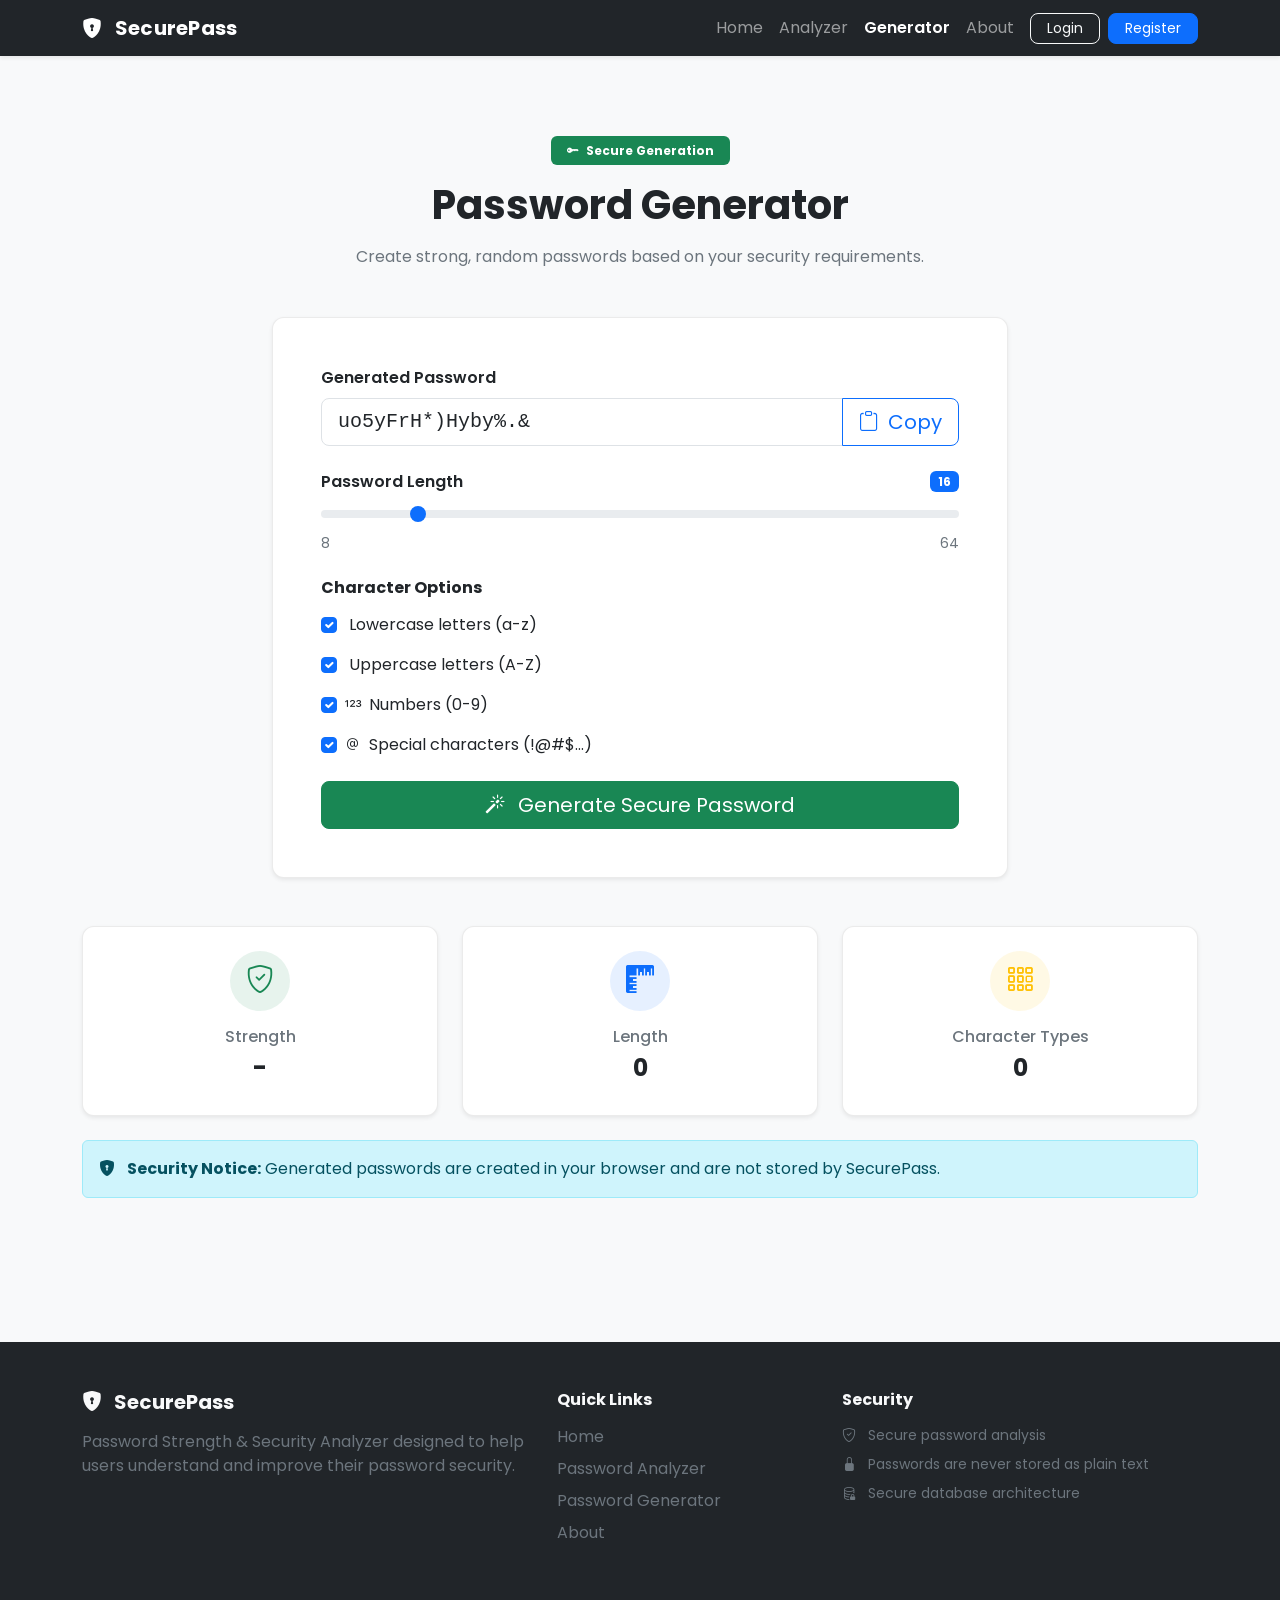
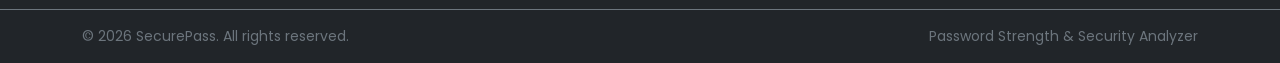
<file: frontend/generator.html>
<!DOCTYPE html>
<html lang="en">

<head>

    <meta charset="UTF-8">

    <meta
        name="viewport"
        content="width=device-width, initial-scale=1.0"
    >

    <meta
        name="description"
        content="Generate strong and secure passwords with SecurePass."
    >

    <title>Password Generator | SecurePass</title>


    <!-- Google Font -->

    <link
        rel="preconnect"
        href="https://fonts.googleapis.com"
    >

    <link
        rel="preconnect"
        href="https://fonts.gstatic.com"
        crossorigin
    >

    <link
        href="https://fonts.googleapis.com/css2?family=Poppins:wght@300;400;500;600;700&display=swap"
        rel="stylesheet"
    >


    <!-- Bootstrap CSS -->

    <link
        href="https://cdn.jsdelivr.net/npm/bootstrap@5.3.3/dist/css/bootstrap.min.css"
        rel="stylesheet"
    >


    <!-- Bootstrap Icons -->

    <link
        rel="stylesheet"
        href="https://cdn.jsdelivr.net/npm/bootstrap-icons@1.11.3/font/bootstrap-icons.min.css"
    >


    <!-- Global CSS -->

    <link
        rel="stylesheet"
        href="css/style.css"
    >

</head>


<body class="d-flex flex-column min-vh-100">


    <!-- =====================================================
         Navbar
         ===================================================== -->

    <div id="navbarContainer"></div>


    <!-- =====================================================
         Main Content
         ===================================================== -->

    <main class="flex-grow-1">

        <section class="page-section">

            <div class="container">


                <!-- Page Header -->

                <div class="text-center mb-5">

                    <span
                        class="badge text-bg-success px-3 py-2 mb-3"
                    >

                        <i class="bi bi-key-fill me-1"></i>

                        Secure Generation

                    </span>


                    <h1 class="fw-bold mb-3">
                        Password Generator
                    </h1>


                    <p class="text-secondary mb-0">

                        Create strong, random passwords
                        based on your security requirements.

                    </p>

                </div>


                <!-- =================================================
                     Generator Card
                     ================================================= -->

                <div class="row justify-content-center">

                    <div class="col-lg-8">


                        <div class="card shadow-sm">

                            <div class="card-body p-4 p-md-5">


                                <!-- Generated Password -->

                                <label
                                    for="generatedPassword"
                                    class="form-label fw-semibold"
                                >
                                    Generated Password
                                </label>


                                <div
                                    class="input-group input-group-lg mb-4"
                                >

                                    <input
                                        type="text"
                                        id="generatedPassword"
                                        class="form-control font-monospace"
                                        placeholder="Your secure password will appear here"
                                        readonly
                                    >


                                    <button
                                        type="button"
                                        class="btn btn-outline-primary"
                                        id="copyButton"
                                    >

                                        <i
                                            class="bi bi-clipboard me-1"
                                        ></i>

                                        Copy

                                    </button>

                                </div>


                                <!-- Copy Message -->

                                <div
                                    id="copyMessage"
                                    class="small text-success d-none mb-3"
                                >

                                    <i
                                        class="bi bi-check-circle-fill me-1"
                                    ></i>

                                    Password copied to clipboard.

                                </div>


                                <!-- =================================================
                                     Password Length
                                     ================================================= -->

                                <div class="mb-4">

                                    <div
                                        class="d-flex justify-content-between align-items-center mb-2"
                                    >

                                        <label
                                            for="passwordLength"
                                            class="form-label fw-semibold mb-0"
                                        >
                                            Password Length
                                        </label>


                                        <span
                                            id="lengthValue"
                                            class="badge text-bg-primary"
                                        >
                                            16
                                        </span>

                                    </div>


                                    <input
                                        type="range"
                                        class="form-range"
                                        id="passwordLength"
                                        min="8"
                                        max="64"
                                        value="16"
                                    >


                                    <div
                                        class="d-flex justify-content-between text-secondary small"
                                    >

                                        <span>8</span>

                                        <span>64</span>

                                    </div>

                                </div>


                                <!-- =================================================
                                     Character Options
                                     ================================================= -->

                                <h6 class="fw-bold mb-3">
                                    Character Options
                                </h6>


                                <!-- Lowercase -->

                                <div class="form-check mb-3">

                                    <input
                                        class="form-check-input"
                                        type="checkbox"
                                        id="includeLowercase"
                                        checked
                                    >

                                    <label
                                        class="form-check-label"
                                        for="includeLowercase"
                                    >

                                        <i
                                            class="bi bi-type-lowercase me-1"
                                        ></i>

                                        Lowercase letters
                                        (a-z)

                                    </label>

                                </div>


                                <!-- Uppercase -->

                                <div class="form-check mb-3">

                                    <input
                                        class="form-check-input"
                                        type="checkbox"
                                        id="includeUppercase"
                                        checked
                                    >

                                    <label
                                        class="form-check-label"
                                        for="includeUppercase"
                                    >

                                        <i
                                            class="bi bi-type-uppercase me-1"
                                        ></i>

                                        Uppercase letters
                                        (A-Z)

                                    </label>

                                </div>


                                <!-- Numbers -->

                                <div class="form-check mb-3">

                                    <input
                                        class="form-check-input"
                                        type="checkbox"
                                        id="includeNumbers"
                                        checked
                                    >

                                    <label
                                        class="form-check-label"
                                        for="includeNumbers"
                                    >

                                        <i
                                            class="bi bi-123 me-1"
                                        ></i>

                                        Numbers
                                        (0-9)

                                    </label>

                                </div>


                                <!-- Special -->

                                <div class="form-check mb-4">

                                    <input
                                        class="form-check-input"
                                        type="checkbox"
                                        id="includeSpecial"
                                        checked
                                    >

                                    <label
                                        class="form-check-label"
                                        for="includeSpecial"
                                    >

                                        <i
                                            class="bi bi-at me-1"
                                        ></i>

                                        Special characters
                                        (!@#$...)

                                    </label>

                                </div>


                                <!-- Error -->

                                <div
                                    id="generatorError"
                                    class="alert alert-danger d-none"
                                    role="alert"
                                ></div>


                                <!-- Generate -->

                                <button
                                    type="button"
                                    id="generateButton"
                                    class="btn btn-success btn-lg w-100"
                                >

                                    <i
                                        class="bi bi-magic me-2"
                                    ></i>

                                    Generate Secure Password

                                </button>

                            </div>

                        </div>

                    </div>

                </div>


                <!-- =================================================
                     Password Information
                     ================================================= -->

                <div
                    id="passwordInformation"
                    class="row g-4 mt-4"
                >


                    <!-- Strength -->

                    <div class="col-md-4">

                        <div
                            class="card shadow-sm h-100"
                        >

                            <div class="card-body p-4 text-center">

                                <div
                                    class="bg-success bg-opacity-10 rounded-circle d-inline-flex align-items-center justify-content-center mb-3"
                                    style="width: 60px; height: 60px;"
                                >

                                    <i
                                        class="bi bi-shield-check text-success fs-3"
                                    ></i>

                                </div>


                                <h6 class="text-secondary">
                                    Strength
                                </h6>


                                <h4
                                    id="generatedStrength"
                                    class="fw-bold"
                                >
                                    -
                                </h4>

                            </div>

                        </div>

                    </div>


                    <!-- Length -->

                    <div class="col-md-4">

                        <div
                            class="card shadow-sm h-100"
                        >

                            <div class="card-body p-4 text-center">

                                <div
                                    class="bg-primary bg-opacity-10 rounded-circle d-inline-flex align-items-center justify-content-center mb-3"
                                    style="width: 60px; height: 60px;"
                                >

                                    <i
                                        class="bi bi-rulers text-primary fs-3"
                                    ></i>

                                </div>


                                <h6 class="text-secondary">
                                    Length
                                </h6>


                                <h4
                                    id="generatedLength"
                                    class="fw-bold"
                                >
                                    0
                                </h4>

                            </div>

                        </div>

                    </div>


                    <!-- Character Types -->

                    <div class="col-md-4">

                        <div
                            class="card shadow-sm h-100"
                        >

                            <div class="card-body p-4 text-center">

                                <div
                                    class="bg-warning bg-opacity-10 rounded-circle d-inline-flex align-items-center justify-content-center mb-3"
                                    style="width: 60px; height: 60px;"
                                >

                                    <i
                                        class="bi bi-grid-3x3-gap text-warning fs-3"
                                    ></i>

                                </div>


                                <h6 class="text-secondary">
                                    Character Types
                                </h6>


                                <h4
                                    id="characterTypes"
                                    class="fw-bold"
                                >
                                    0
                                </h4>

                            </div>

                        </div>

                    </div>

                </div>


                <!-- =================================================
                     Security Notice
                     ================================================= -->

                <div class="alert alert-info mt-4">

                    <i
                        class="bi bi-shield-lock-fill me-2"
                    ></i>

                    <strong>Security Notice:</strong>

                    Generated passwords are created in your browser
                    and are not stored by SecurePass.

                </div>

            </div>

        </section>

    </main>


    <!-- =====================================================
         Footer
         ===================================================== -->

    <div id="footerContainer"></div>


    <!-- Bootstrap JS -->

    <script
        src="https://cdn.jsdelivr.net/npm/bootstrap@5.3.3/dist/js/bootstrap.bundle.min.js"
    ></script>


    <!-- Main JS -->

    <script src="js/main.js"></script>


    <!-- Password Generator JS -->

    <script src="js/password-generator.js"></script>


</body>

</html>
</file>
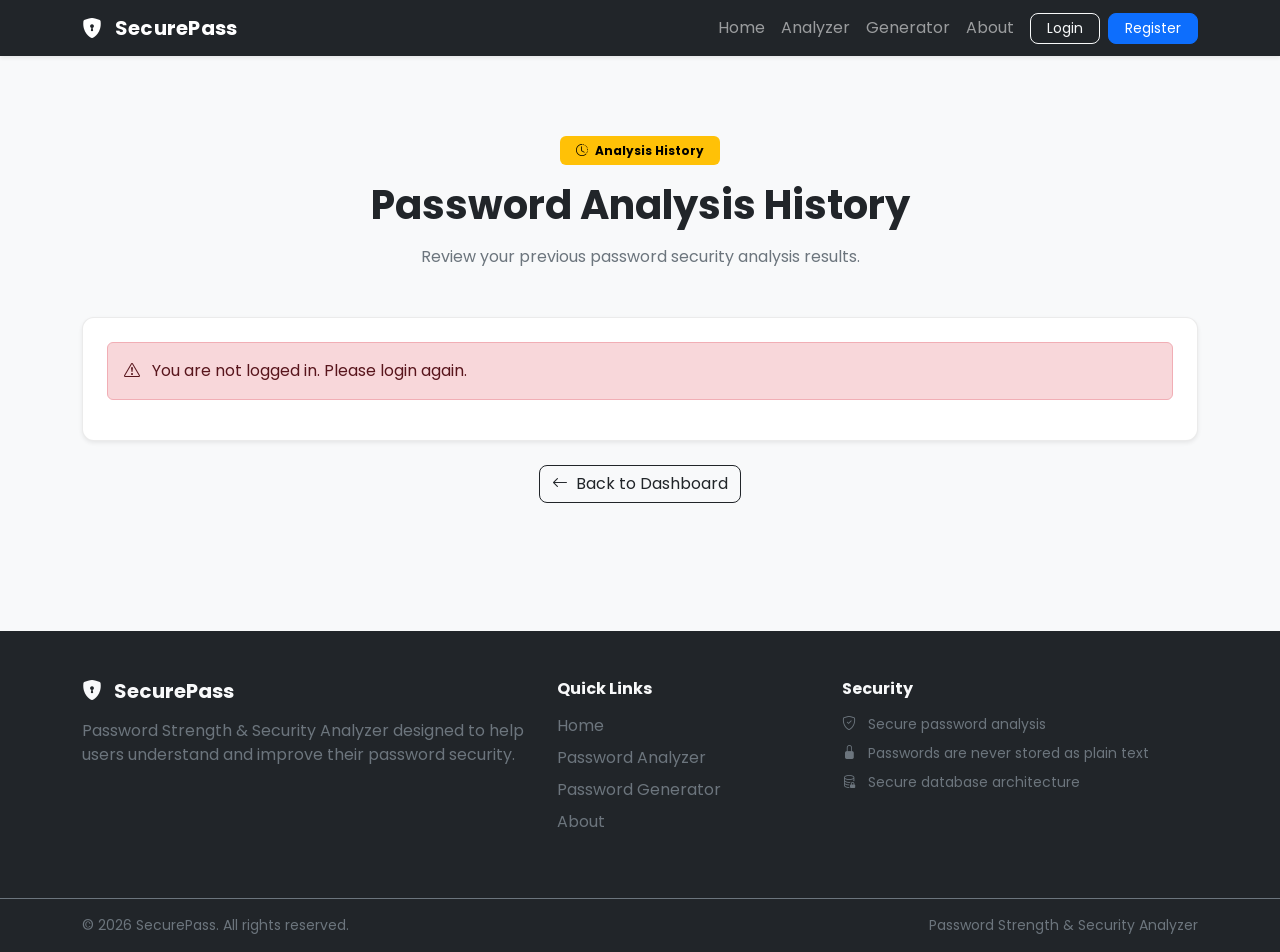
<file: frontend/history.html>
<!DOCTYPE html>
<html lang="en">

<head>

    <meta charset="UTF-8">

    <meta
        name="viewport"
        content="width=device-width, initial-scale=1.0"
    >

    <meta
        name="description"
        content="SecurePass password analysis history."
    >

    <title>Analysis History | SecurePass</title>


    <!-- Google Font -->
    <link
        rel="preconnect"
        href="https://fonts.googleapis.com"
    >

    <link
        rel="preconnect"
        href="https://fonts.gstatic.com"
        crossorigin
    >

    <link
        href="https://fonts.googleapis.com/css2?family=Poppins:wght@300;400;500;600;700&display=swap"
        rel="stylesheet"
    >


    <!-- Bootstrap -->
    <link
        href="https://cdn.jsdelivr.net/npm/bootstrap@5.3.3/dist/css/bootstrap.min.css"
        rel="stylesheet"
    >


    <!-- Bootstrap Icons -->
    <link
        rel="stylesheet"
        href="https://cdn.jsdelivr.net/npm/bootstrap-icons@1.11.3/font/bootstrap-icons.min.css"
    >


    <!-- Global CSS -->
    <link
        rel="stylesheet"
        href="css/style.css"
    >

</head>


<body class="d-flex flex-column min-vh-100">


    <!-- =====================================================
         Navbar
         ===================================================== -->

    <div id="navbarContainer"></div>



    <!-- =====================================================
         Main Content
         ===================================================== -->

    <main class="flex-grow-1">

        <section class="page-section">

            <div class="container">


                <!-- Page Header -->

                <div class="text-center mb-5">

                    <span class="badge text-bg-warning px-3 py-2 mb-3">

                        <i class="bi bi-clock-history me-1"></i>

                        Analysis History

                    </span>


                    <h1 class="fw-bold mb-3">

                        Password Analysis History

                    </h1>


                    <p class="text-secondary mb-0">

                        Review your previous password security analysis results.

                    </p>

                </div>



                <!-- =================================================
                     History Card
                     ================================================= -->

                <div class="card shadow-sm">

                    <div class="card-body p-4">


                        <!-- Loading -->

                        <div
                            id="historyLoading"
                            class="text-center py-5"
                        >

                            <div
                                class="spinner-border text-primary mb-3"
                                role="status"
                            ></div>

                            <p class="text-secondary mb-0">

                                Loading your password history...

                            </p>

                        </div>



                        <!-- Error -->

                        <div
                            id="historyError"
                            class="alert alert-danger d-none"
                            role="alert"
                        >

                            <i class="bi bi-exclamation-triangle me-2"></i>

                            <span id="historyErrorMessage">
                                Unable to load password history.
                            </span>

                        </div>



                        <!-- Empty -->

                        <div
                            id="historyEmpty"
                            class="text-center py-5 d-none"
                        >

                            <i
                                class="bi bi-clock-history text-warning"
                                style="font-size: 50px;"
                            ></i>


                            <h4 class="fw-bold mt-3">

                                No Analysis History

                            </h4>


                            <p class="text-secondary">

                                You have not saved any password analysis yet.

                            </p>


                            <a
                                href="analyzer.html"
                                class="btn btn-primary"
                            >

                                <i class="bi bi-shield-check me-1"></i>

                                Analyze Password

                            </a>

                        </div>



                        <!-- History Content -->

                        <div
                            id="historyContent"
                            class="d-none"
                        >

                            <div
                                class="d-flex justify-content-between align-items-center mb-4"
                            >

                                <h5 class="fw-bold mb-0">

                                    Your Previous Analyses

                                </h5>


                                <span
                                    id="historyCount"
                                    class="badge text-bg-primary"
                                >
                                    0
                                </span>

                            </div>



                            <!-- Responsive Table -->

                            <div class="table-responsive">

                                <table
                                    class="table table-hover align-middle"
                                >

                                    <thead class="table-light">

                                        <tr>

                                            <th>#</th>

                                            <th>Date</th>

                                            <th>Score</th>

                                            <th>Strength</th>

                                            <th>Length</th>

                                            <th>Entropy</th>

                                            <th>Character Pool</th>

                                            <th>Characters</th>

                                        </tr>

                                    </thead>


                                    <tbody id="historyTableBody">

                                    </tbody>

                                </table>

                            </div>

                        </div>


                    </div>

                </div>



                <!-- Back Button -->

                <div class="text-center mt-4">

                    <a
                        href="dashboard.html"
                        class="btn btn-outline-dark"
                    >

                        <i class="bi bi-arrow-left me-1"></i>

                        Back to Dashboard

                    </a>

                </div>


            </div>

        </section>

    </main>



    <!-- =====================================================
         Footer
         ===================================================== -->

    <div id="footerContainer"></div>



    <!-- Bootstrap JS -->

    <script
        src="https://cdn.jsdelivr.net/npm/bootstrap@5.3.3/dist/js/bootstrap.bundle.min.js"
    ></script>



    <!-- Main JS -->

    <script src="js/main.js"></script>



    <!-- History JS -->

    <script src="js/history.js"></script>


</body>

</html>
</file>
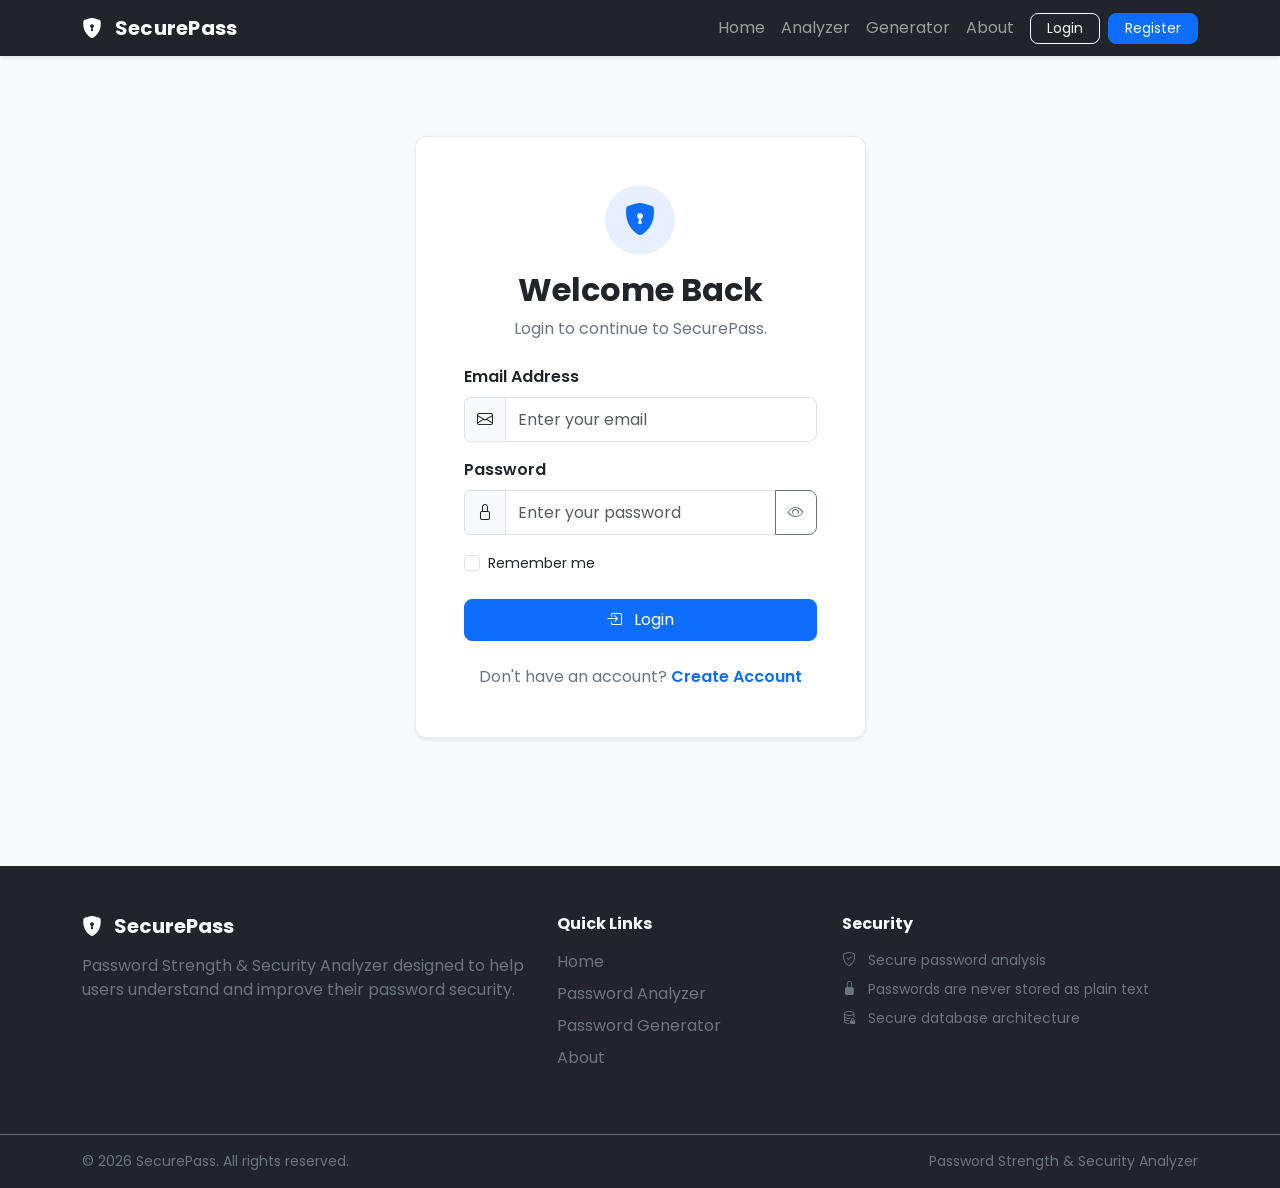
<file: frontend/login.html>
<!DOCTYPE html>
<html lang="en">

<head>

    <!-- =====================================================
         Basic Meta
         ===================================================== -->

    <meta charset="UTF-8">

    <meta
        name="viewport"
        content="width=device-width, initial-scale=1.0"
    >

    <meta
        name="description"
        content="Login to your SecurePass account and manage your password security."
    >

    <title>Login | SecurePass</title>


    <!-- =====================================================
         Google Font
         ===================================================== -->

    <link
        rel="preconnect"
        href="https://fonts.googleapis.com"
    >

    <link
        rel="preconnect"
        href="https://fonts.gstatic.com"
        crossorigin
    >

    <link
        href="https://fonts.googleapis.com/css2?family=Poppins:wght@300;400;500;600;700&display=swap"
        rel="stylesheet"
    >


    <!-- =====================================================
         Bootstrap CSS
         ===================================================== -->

    <link
        href="https://cdn.jsdelivr.net/npm/bootstrap@5.3.3/dist/css/bootstrap.min.css"
        rel="stylesheet"
    >


    <!-- =====================================================
         Bootstrap Icons
         ===================================================== -->

    <link
        rel="stylesheet"
        href="https://cdn.jsdelivr.net/npm/bootstrap-icons@1.11.3/font/bootstrap-icons.min.css"
    >


    <!-- =====================================================
         Global CSS
         ===================================================== -->

    <link
        rel="stylesheet"
        href="css/style.css"
    >

</head>


<body class="d-flex flex-column min-vh-100">


    <!-- =====================================================
         Navbar
         ===================================================== -->

    <div id="navbarContainer"></div>


    <!-- =====================================================
         Main Content
         ===================================================== -->

    <main class="flex-grow-1">

        <section class="page-section">

            <div class="container">

                <div class="row justify-content-center">

                    <div class="col-lg-5 col-md-7">


                        <!-- Login Card -->

                        <div class="card shadow-sm">

                            <div class="card-body p-4 p-md-5">


                                <!-- Header -->

                                <div class="text-center mb-4">

                                    <div
                                        class="bg-primary bg-opacity-10 rounded-circle d-inline-flex align-items-center justify-content-center mb-3"
                                        style="width: 70px; height: 70px;"
                                    >

                                        <i
                                            class="bi bi-shield-lock-fill text-primary fs-2"
                                        ></i>

                                    </div>


                                    <h2 class="fw-bold mb-2">
                                        Welcome Back
                                    </h2>


                                    <p class="text-secondary mb-0">
                                        Login to continue to SecurePass.
                                    </p>

                                </div>


                                <!-- Login Form -->

                                <form id="loginForm" novalidate>


                                    <!-- Email -->

                                    <div class="mb-3">

                                        <label
                                            for="email"
                                            class="form-label fw-semibold"
                                        >
                                            Email Address
                                        </label>

                                        <div class="input-group">

                                            <span class="input-group-text">
                                                <i class="bi bi-envelope"></i>
                                            </span>

                                            <input
                                                type="email"
                                                class="form-control"
                                                id="email"
                                                name="email"
                                                placeholder="Enter your email"
                                                autocomplete="email"
                                                required
                                            >

                                        </div>

                                    </div>


                                    <!-- Password -->

                                    <div class="mb-3">

                                        <div
                                            class="d-flex justify-content-between align-items-center"
                                        >

                                            <label
                                                for="password"
                                                class="form-label fw-semibold mb-2"
                                            >
                                                Password
                                            </label>

                                        </div>


                                        <div class="input-group">

                                            <span class="input-group-text">
                                                <i class="bi bi-lock"></i>
                                            </span>

                                            <input
                                                type="password"
                                                class="form-control"
                                                id="password"
                                                name="password"
                                                placeholder="Enter your password"
                                                autocomplete="current-password"
                                                required
                                            >

                                            <button
                                                type="button"
                                                class="btn btn-outline-secondary"
                                                id="togglePassword"
                                                aria-label="Show password"
                                            >

                                                <i
                                                    class="bi bi-eye"
                                                    id="passwordIcon"
                                                ></i>

                                            </button>

                                        </div>

                                    </div>


                                    <!-- Remember Me -->

                                    <div class="form-check mb-4">

                                        <input
                                            class="form-check-input"
                                            type="checkbox"
                                            id="rememberMe"
                                        >

                                        <label
                                            class="form-check-label small"
                                            for="rememberMe"
                                        >
                                            Remember me
                                        </label>

                                    </div>


                                    <!-- Error Message -->

                                    <div
                                        id="loginError"
                                        class="alert alert-danger d-none"
                                        role="alert"
                                    ></div>


                                    <!-- Success Message -->

                                    <div
                                        id="loginSuccess"
                                        class="alert alert-success d-none"
                                        role="alert"
                                    ></div>


                                    <!-- Login Button -->

                                    <button
                                        type="submit"
                                        id="loginButton"
                                        class="btn btn-primary w-100 py-2"
                                    >

                                        <span id="loginButtonText">

                                            <i
                                                class="bi bi-box-arrow-in-right me-2"
                                            ></i>

                                            Login

                                        </span>


                                        <span
                                            id="loginSpinner"
                                            class="d-none"
                                        >

                                            <span
                                                class="spinner-border spinner-border-sm me-2"
                                                aria-hidden="true"
                                            ></span>

                                            Signing In...

                                        </span>

                                    </button>


                                </form>


                                <!-- Register Link -->

                                <div class="text-center mt-4">

                                    <p class="text-secondary mb-0">

                                        Don't have an account?

                                        <a
                                            href="register.html"
                                            class="text-primary text-decoration-none fw-semibold"
                                        >
                                            Create Account
                                        </a>

                                    </p>

                                </div>

                            </div>

                        </div>

                    </div>

                </div>

            </div>

        </section>

    </main>


    <!-- =====================================================
         Footer
         ===================================================== -->

    <div id="footerContainer"></div>


    <!-- =====================================================
         Bootstrap JavaScript
         ===================================================== -->

    <script
        src="https://cdn.jsdelivr.net/npm/bootstrap@5.3.3/dist/js/bootstrap.bundle.min.js"
    ></script>


    <!-- =====================================================
         Main JavaScript
         ===================================================== -->

    <script src="js/main.js"></script>


    <!-- =====================================================
         Login JavaScript
         ===================================================== -->

    <script src="js/login.js"></script>

</body>

</html>
</file>
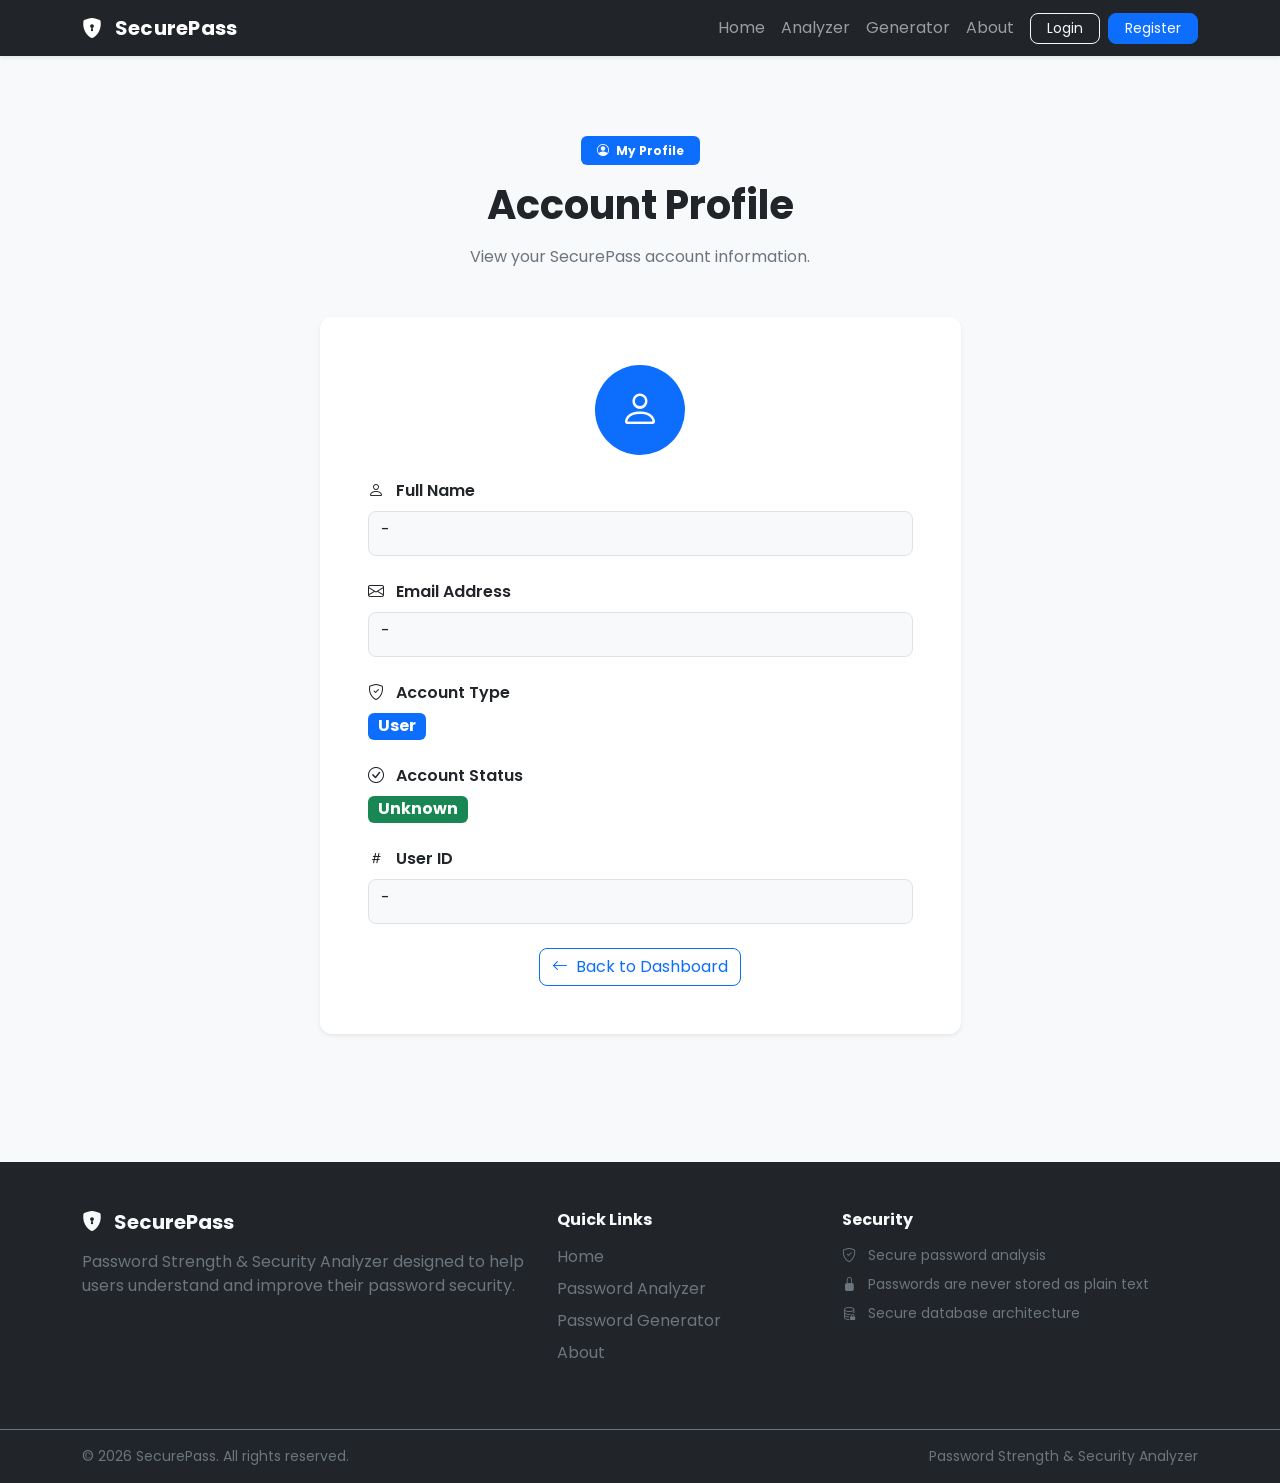
<file: frontend/profile.html>
<!DOCTYPE html>
<html lang="en">

<head>
    <meta charset="UTF-8">
    <meta name="viewport" content="width=device-width, initial-scale=1.0">

    <title>Profile | SecurePass</title>

    <link rel="preconnect" href="https://fonts.googleapis.com">
    <link rel="preconnect" href="https://fonts.gstatic.com" crossorigin>

    <link
        href="https://fonts.googleapis.com/css2?family=Poppins:wght@300;400;500;600;700&display=swap"
        rel="stylesheet">

    <link
        href="https://cdn.jsdelivr.net/npm/bootstrap@5.3.3/dist/css/bootstrap.min.css"
        rel="stylesheet">

    <link
        rel="stylesheet"
        href="https://cdn.jsdelivr.net/npm/bootstrap-icons@1.11.3/font/bootstrap-icons.min.css">

    <link rel="stylesheet" href="css/style.css">
</head>


<body class="d-flex flex-column min-vh-100">


    <!-- Navbar -->
    <div id="navbarContainer"></div>


    <!-- Main Content -->
    <main class="flex-grow-1">

        <section class="page-section">

            <div class="container">

                <!-- Header -->
                <div class="text-center mb-5">

                    <span class="badge text-bg-primary px-3 py-2 mb-3">
                        <i class="bi bi-person-circle me-1"></i>
                        My Profile
                    </span>

                    <h1 class="fw-bold mb-3">
                        Account Profile
                    </h1>

                    <p class="text-secondary">
                        View your SecurePass account information.
                    </p>

                </div>


                <!-- Profile Card -->
                <div class="row justify-content-center">

                    <div class="col-lg-7 col-md-9">

                        <div class="card shadow-sm border-0">

                            <div class="card-body p-5">


                                <!-- Profile Icon -->
                                <div class="text-center mb-4">

                                    <div
                                        class="rounded-circle bg-primary text-white d-inline-flex align-items-center justify-content-center"
                                        style="width: 90px; height: 90px; font-size: 40px;">

                                        <i class="bi bi-person"></i>

                                    </div>

                                </div>


                                <!-- Name -->
                                <div class="mb-4">

                                    <label class="form-label fw-semibold">
                                        <i class="bi bi-person me-2"></i>
                                        Full Name
                                    </label>

                                    <div
                                        id="profileName"
                                        class="form-control bg-light">
                                        -
                                    </div>

                                </div>


                                <!-- Email -->
                                <div class="mb-4">

                                    <label class="form-label fw-semibold">
                                        <i class="bi bi-envelope me-2"></i>
                                        Email Address
                                    </label>

                                    <div
                                        id="profileEmail"
                                        class="form-control bg-light">
                                        -
                                    </div>

                                </div>


                                <!-- Role -->
                                <div class="mb-4">

                                    <label class="form-label fw-semibold">
                                        <i class="bi bi-shield-check me-2"></i>
                                        Account Type
                                    </label>

                                    <div>

                                        <span
                                            id="profileRole"
                                            class="badge text-bg-primary fs-6">
                                            User
                                        </span>

                                    </div>

                                </div>


                                <!-- Status -->
                                <div class="mb-4">

                                    <label class="form-label fw-semibold">
                                        <i class="bi bi-check-circle me-2"></i>
                                        Account Status
                                    </label>

                                    <div>

                                        <span
                                            id="profileStatus"
                                            class="badge text-bg-success fs-6">
                                            Active
                                        </span>

                                    </div>

                                </div>


                                <!-- User ID -->
                                <div class="mb-4">

                                    <label class="form-label fw-semibold">
                                        <i class="bi bi-hash me-2"></i>
                                        User ID
                                    </label>

                                    <div
                                        id="profileId"
                                        class="form-control bg-light">
                                        -
                                    </div>

                                </div>


                                <!-- Back -->
                                <div class="text-center mt-4">

                                    <a
                                        href="dashboard.html"
                                        class="btn btn-outline-primary">

                                        <i class="bi bi-arrow-left me-1"></i>

                                        Back to Dashboard

                                    </a>

                                </div>


                            </div>

                        </div>

                    </div>

                </div>

            </div>

        </section>

    </main>


    <!-- Footer -->
    <div id="footerContainer"></div>


    <!-- Bootstrap JS -->
    <script
        src="https://cdn.jsdelivr.net/npm/bootstrap@5.3.3/dist/js/bootstrap.bundle.min.js">
    </script>


    <!-- Main JS -->
    <script src="js/main.js"></script>


    <!-- Profile JS -->
    <script src="js/profile.js"></script>


</body>

</html>
</file>
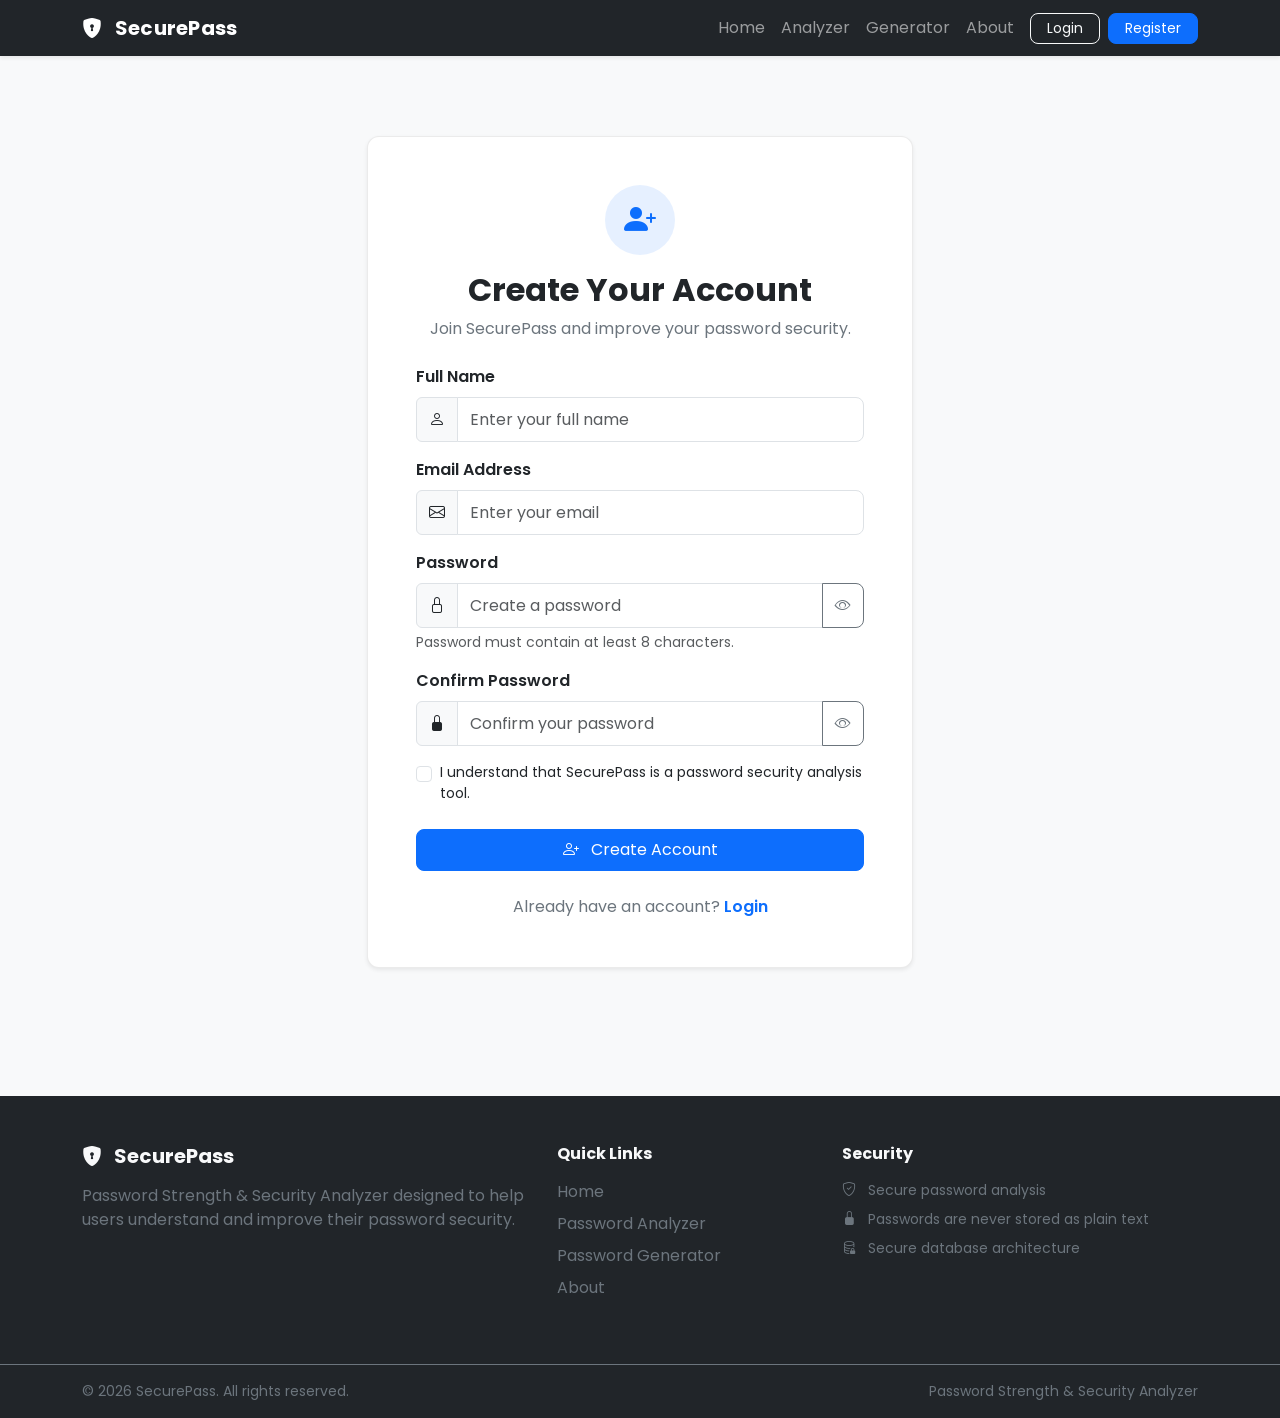
<file: frontend/register.html>
<!DOCTYPE html>
<html lang="en">

<head>

    <meta charset="UTF-8">

    <meta
        name="viewport"
        content="width=device-width, initial-scale=1.0"
    >

    <meta
        name="description"
        content="Create your SecurePass account and start improving your password security."
    >

    <title>Register | SecurePass</title>


    <!-- Google Font -->
    <link
        rel="preconnect"
        href="https://fonts.googleapis.com"
    >

    <link
        rel="preconnect"
        href="https://fonts.gstatic.com"
        crossorigin
    >

    <link
        href="https://fonts.googleapis.com/css2?family=Poppins:wght@300;400;500;600;700&display=swap"
        rel="stylesheet"
    >


    <!-- Bootstrap -->
    <link
        href="https://cdn.jsdelivr.net/npm/bootstrap@5.3.3/dist/css/bootstrap.min.css"
        rel="stylesheet"
    >


    <!-- Bootstrap Icons -->
    <link
        rel="stylesheet"
        href="https://cdn.jsdelivr.net/npm/bootstrap-icons@1.11.3/font/bootstrap-icons.min.css"
    >


    <!-- Global CSS -->
    <link
        rel="stylesheet"
        href="css/style.css"
    >

</head>


<body class="d-flex flex-column min-vh-100">


    <!-- =====================================================
         Navbar
         ===================================================== -->

    <div id="navbarContainer"></div>


    <!-- =====================================================
         Main Content
         ===================================================== -->

    <main class="flex-grow-1">

        <section class="page-section">

            <div class="container">

                <div class="row justify-content-center">

                    <div class="col-lg-6 col-md-8">


                        <!-- Register Card -->

                        <div class="card shadow-sm">

                            <div class="card-body p-4 p-md-5">


                                <!-- Header -->

                                <div class="text-center mb-4">

                                    <div
                                        class="bg-primary bg-opacity-10 rounded-circle d-inline-flex align-items-center justify-content-center mb-3"
                                        style="width: 70px; height: 70px;"
                                    >

                                        <i
                                            class="bi bi-person-plus-fill text-primary fs-2"
                                        ></i>

                                    </div>


                                    <h2 class="fw-bold mb-2">
                                        Create Your Account
                                    </h2>


                                    <p class="text-secondary mb-0">
                                        Join SecurePass and improve your
                                        password security.
                                    </p>

                                </div>


                                <!-- Registration Form -->

                                <form id="registerForm" novalidate>


                                    <!-- Name -->

                                    <div class="mb-3">

                                        <label
                                            for="name"
                                            class="form-label fw-semibold"
                                        >
                                            Full Name
                                        </label>

                                        <div class="input-group">

                                            <span class="input-group-text">
                                                <i class="bi bi-person"></i>
                                            </span>

                                            <input
                                                type="text"
                                                class="form-control"
                                                id="name"
                                                name="name"
                                                placeholder="Enter your full name"
                                                autocomplete="name"
                                                required
                                            >

                                        </div>

                                    </div>


                                    <!-- Email -->

                                    <div class="mb-3">

                                        <label
                                            for="email"
                                            class="form-label fw-semibold"
                                        >
                                            Email Address
                                        </label>

                                        <div class="input-group">

                                            <span class="input-group-text">
                                                <i class="bi bi-envelope"></i>
                                            </span>

                                            <input
                                                type="email"
                                                class="form-control"
                                                id="email"
                                                name="email"
                                                placeholder="Enter your email"
                                                autocomplete="email"
                                                required
                                            >

                                        </div>

                                    </div>


                                    <!-- Password -->

                                    <div class="mb-3">

                                        <label
                                            for="password"
                                            class="form-label fw-semibold"
                                        >
                                            Password
                                        </label>

                                        <div class="input-group">

                                            <span class="input-group-text">
                                                <i class="bi bi-lock"></i>
                                            </span>

                                            <input
                                                type="password"
                                                class="form-control"
                                                id="password"
                                                name="password"
                                                placeholder="Create a password"
                                                autocomplete="new-password"
                                                required
                                            >

                                            <button
                                                type="button"
                                                class="btn btn-outline-secondary"
                                                id="togglePassword"
                                                aria-label="Show password"
                                            >
                                                <i
                                                    class="bi bi-eye"
                                                    id="passwordIcon"
                                                ></i>
                                            </button>

                                        </div>

                                        <div class="form-text">
                                            Password must contain at least
                                            8 characters.
                                        </div>

                                    </div>


                                    <!-- Confirm Password -->

                                    <div class="mb-3">

                                        <label
                                            for="confirmPassword"
                                            class="form-label fw-semibold"
                                        >
                                            Confirm Password
                                        </label>

                                        <div class="input-group">

                                            <span class="input-group-text">
                                                <i class="bi bi-lock-fill"></i>
                                            </span>

                                            <input
                                                type="password"
                                                class="form-control"
                                                id="confirmPassword"
                                                name="confirmPassword"
                                                placeholder="Confirm your password"
                                                autocomplete="new-password"
                                                required
                                            >

                                            <button
                                                type="button"
                                                class="btn btn-outline-secondary"
                                                id="toggleConfirmPassword"
                                                aria-label="Show password"
                                            >
                                                <i
                                                    class="bi bi-eye"
                                                    id="confirmPasswordIcon"
                                                ></i>
                                            </button>

                                        </div>

                                    </div>


                                    <!-- Password Match Message -->

                                    <div
                                        id="passwordMatchMessage"
                                        class="small mb-3"
                                    ></div>


                                    <!-- Terms -->

                                    <div class="form-check mb-4">

                                        <input
                                            class="form-check-input"
                                            type="checkbox"
                                            id="agreeTerms"
                                            required
                                        >

                                        <label
                                            class="form-check-label small"
                                            for="agreeTerms"
                                        >
                                            I understand that SecurePass is a
                                            password security analysis tool.
                                        </label>

                                    </div>


                                    <!-- Error Message -->

                                    <div
                                        id="registerError"
                                        class="alert alert-danger d-none"
                                        role="alert"
                                    ></div>


                                    <!-- Success Message -->

                                    <div
                                        id="registerSuccess"
                                        class="alert alert-success d-none"
                                        role="alert"
                                    ></div>


                                    <!-- Register Button -->

                                    <button
                                        type="submit"
                                        id="registerButton"
                                        class="btn btn-primary w-100 py-2"
                                    >

                                        <span
                                            id="registerButtonText"
                                        >
                                            <i
                                                class="bi bi-person-plus me-2"
                                            ></i>
                                            Create Account
                                        </span>

                                        <span
                                            id="registerSpinner"
                                            class="d-none"
                                        >
                                            <span
                                                class="spinner-border spinner-border-sm me-2"
                                                aria-hidden="true"
                                            ></span>
                                            Creating Account...
                                        </span>

                                    </button>


                                </form>


                                <!-- Login Link -->

                                <div class="text-center mt-4">

                                    <p class="text-secondary mb-0">

                                        Already have an account?

                                        <a
                                            href="login.html"
                                            class="text-primary text-decoration-none fw-semibold"
                                        >
                                            Login
                                        </a>

                                    </p>

                                </div>

                            </div>

                        </div>


                    </div>

                </div>

            </div>

        </section>

    </main>


    <!-- =====================================================
         Footer
         ===================================================== -->

    <div id="footerContainer"></div>


    <!-- Bootstrap JS -->

    <script
        src="https://cdn.jsdelivr.net/npm/bootstrap@5.3.3/dist/js/bootstrap.bundle.min.js"
    ></script>


    <!-- Main JS -->

    <script src="js/main.js"></script>


    <!-- Register JS -->

    <script src="js/register.js"></script>

</body>

</html>
</file>
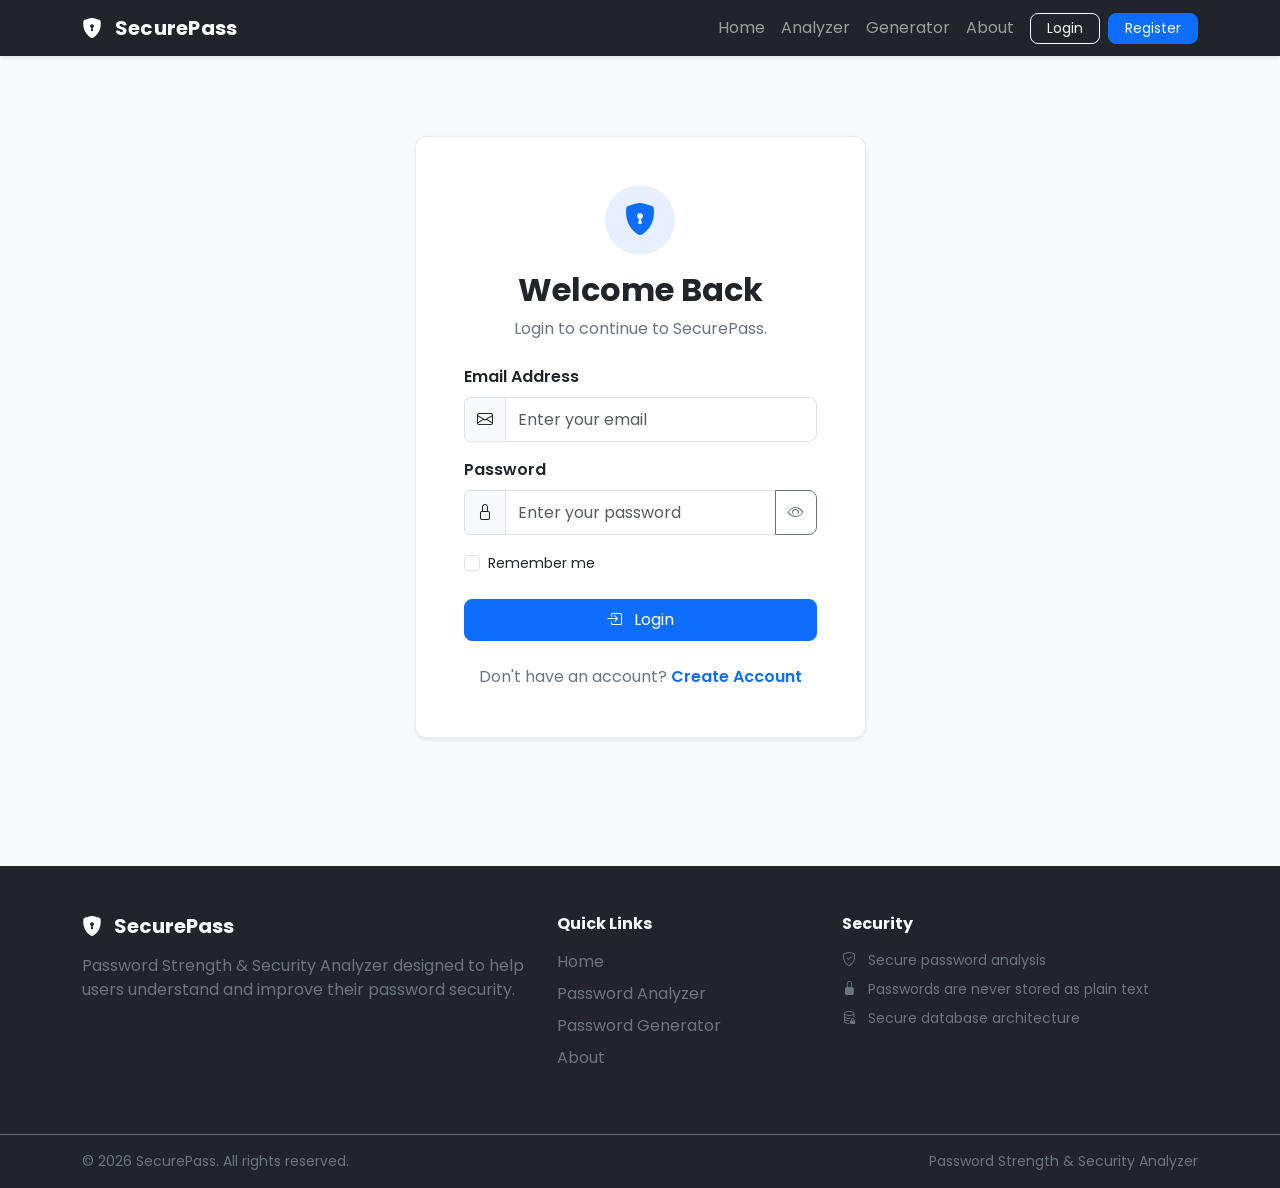
<file: frontend/admin/admin-dashboard.html>
<!DOCTYPE html>
<html lang="en">

<head>

    <meta charset="UTF-8">

    <meta
        name="viewport"
        content="width=device-width, initial-scale=1.0"
    >

    <title>Admin Dashboard - SecurePass</title>


    <!-- =====================================================
         Bootstrap CSS
         ===================================================== -->
    <link
        href="https://cdn.jsdelivr.net/npm/bootstrap@5.3.3/dist/css/bootstrap.min.css"
        rel="stylesheet"
    >


    <!-- =====================================================
         Page Style
         ===================================================== -->
    <style>

        body {
            background: #f5f7fb;
            min-height: 100vh;
        }


        .navbar-brand {
            font-weight: 700;
        }


        .admin-title {
            font-weight: 700;
            margin-bottom: 5px;
        }


        .admin-subtitle {
            color: #6c757d;
        }


        .stat-card {
            border: none;
            border-radius: 12px;
            background: #fff;
            box-shadow: 0 3px 12px rgba(0, 0, 0, 0.08);
            transition: 0.2s;
        }


        .stat-card:hover {
            transform: translateY(-3px);
        }


        .stat-number {
            font-size: 30px;
            font-weight: 700;
        }


        .stat-label {
            color: #6c757d;
            font-size: 14px;
        }


        .admin-card {
            border: none;
            border-radius: 12px;
            background: #fff;
            box-shadow: 0 3px 12px rgba(0, 0, 0, 0.08);
        }


        .admin-card h5 {
            font-weight: 600;
        }


        .quick-btn {
            width: 100%;
            padding: 14px;
            border-radius: 8px;
            font-weight: 500;
        }


        footer {
            margin-top: 60px;
            padding: 20px 0;
            background: #212529;
            color: #fff;
            text-align: center;
        }

    </style>

</head>


<body>


<!-- =====================================================
     NAVBAR
     ===================================================== -->

<nav class="navbar navbar-dark bg-dark">

    <div class="container">

        <a
            class="navbar-brand"
            href="admin-dashboard.html"
        >
            SecurePass Admin
        </a>


        <div class="d-flex align-items-center gap-3">

            <a
                href="admin-dashboard.html"
                class="text-white text-decoration-none"
            >
                Dashboard
            </a>


            <a
                href="users.html"
                class="text-white text-decoration-none"
            >
                Users
            </a>


            <a
                href="analyses.html"
                class="text-white text-decoration-none"
            >
                Analyses
            </a>


            <a
                href="logs.html"
                class="text-white text-decoration-none"
            >
                Logs
            </a>


            <button
                id="logoutBtn"
                class="btn btn-outline-light btn-sm"
                type="button"
            >
                Logout
            </button>

        </div>

    </div>

</nav>



<!-- =====================================================
     MAIN CONTENT
     ===================================================== -->

<div class="container py-5">


    <!-- =================================================
         PAGE HEADING
         ================================================= -->

    <div class="mb-4">

        <h2 class="admin-title">
            Admin Dashboard
        </h2>


        <p class="admin-subtitle">
            Manage SecurePass users, password analyses and security logs.
        </p>

    </div>



    <!-- =================================================
         STATISTICS
         ================================================= -->

    <div class="row g-4 mb-5">


        <!-- ================= TOTAL USERS ================= -->

        <div class="col-md-4">

            <div class="card stat-card h-100">

                <div class="card-body">

                    <div class="stat-label">
                        Total Users
                    </div>


                    <div
                        id="totalUsers"
                        class="stat-number mt-2"
                    >
                        --
                    </div>

                </div>

            </div>

        </div>



        <!-- ================= TOTAL ANALYSES ================= -->

        <div class="col-md-4">

            <div class="card stat-card h-100">

                <div class="card-body">

                    <div class="stat-label">
                        Total Password Analyses
                    </div>


                    <div
                        id="totalAnalyses"
                        class="stat-number mt-2"
                    >
                        --
                    </div>

                </div>

            </div>

        </div>



        <!-- ================= SECURITY LOGS ================= -->

        <div class="col-md-4">

            <div class="card stat-card h-100">

                <div class="card-body">

                    <div class="stat-label">
                        Security Logs
                    </div>


                    <div
                        id="totalLogs"
                        class="stat-number mt-2"
                    >
                        --
                    </div>

                </div>

            </div>

        </div>

    </div>



    <!-- =================================================
         QUICK MANAGEMENT
         ================================================= -->

    <div class="row g-4">


        <!-- ================= USERS ================= -->

        <div class="col-md-4">

            <div class="card admin-card h-100">

                <div class="card-body">

                    <h5>
                        User Management
                    </h5>


                    <p class="text-muted">
                        View and manage registered SecurePass users.
                    </p>


                    <a
                        href="users.html"
                        class="btn btn-dark quick-btn"
                    >
                        Manage Users
                    </a>

                </div>

            </div>

        </div>



        <!-- ================= ANALYSES ================= -->

        <div class="col-md-4">

            <div class="card admin-card h-100">

                <div class="card-body">

                    <h5>
                        Password Analyses
                    </h5>


                    <p class="text-muted">
                        View password analysis records submitted by users.
                    </p>


                    <a
                        href="analyses.html"
                        class="btn btn-dark quick-btn"
                    >
                        View Analyses
                    </a>

                </div>

            </div>

        </div>



        <!-- ================= LOGS ================= -->

        <div class="col-md-4">

            <div class="card admin-card h-100">

                <div class="card-body">

                    <h5>
                        Security Logs
                    </h5>


                    <p class="text-muted">
                        Monitor system and security activity.
                    </p>


                    <a
                        href="logs.html"
                        class="btn btn-dark quick-btn"
                    >
                        View Logs
                    </a>

                </div>

            </div>

        </div>

    </div>



    <!-- =================================================
         SYSTEM INFORMATION
         ================================================= -->

    <div class="card admin-card mt-4">

        <div class="card-body">

            <h5 class="mb-3">
                System Information
            </h5>


            <div class="row">

                <div class="col-md-4 mb-2">

                    <strong>
                        Application:
                    </strong>

                    SecurePass

                </div>


                <div class="col-md-4 mb-2">

                    <strong>
                        Panel:
                    </strong>

                    Administrator

                </div>


                <div class="col-md-4 mb-2">

                    <strong>
                        Backend:
                    </strong>

                    Node.js / Express

                </div>

            </div>

        </div>

    </div>

</div>



<!-- =====================================================
     FOOTER
     ===================================================== -->

<footer>

    <div class="container">

        <small>
            © 2026 SecurePass. All rights reserved.
        </small>

    </div>

</footer>



<!-- =====================================================
     Bootstrap JavaScript
     ===================================================== -->

<script
    src="https://cdn.jsdelivr.net/npm/bootstrap@5.3.3/dist/js/bootstrap.bundle.min.js"
></script>



<!-- =====================================================
     Admin Dashboard JavaScript
     IMPORTANT: This was missing before
     ===================================================== -->

<script src="../js/admin/admin-dashboard.js"></script>



<!-- =====================================================
     Logout
     ===================================================== -->

<script>

    document
        .getElementById("logoutBtn")
        .addEventListener("click", function () {

            // Clear Session Storage
            sessionStorage.removeItem("securePassToken");
            sessionStorage.removeItem("token");
            sessionStorage.removeItem("authToken");

            sessionStorage.removeItem("securePassUser");
            sessionStorage.removeItem("user");
            sessionStorage.removeItem("currentUser");
            sessionStorage.removeItem("loggedInUser");
            sessionStorage.removeItem("securePassLoggedIn");


            // Clear Local Storage
            localStorage.removeItem("securePassToken");
            localStorage.removeItem("token");
            localStorage.removeItem("authToken");

            localStorage.removeItem("securePassUser");
            localStorage.removeItem("user");
            localStorage.removeItem("currentUser");
            localStorage.removeItem("loggedInUser");
            localStorage.removeItem("securePassLoggedIn");


            // Redirect to Login
            window.location.href = "../login.html";

        });

</script>


</body>

</html>
</file>
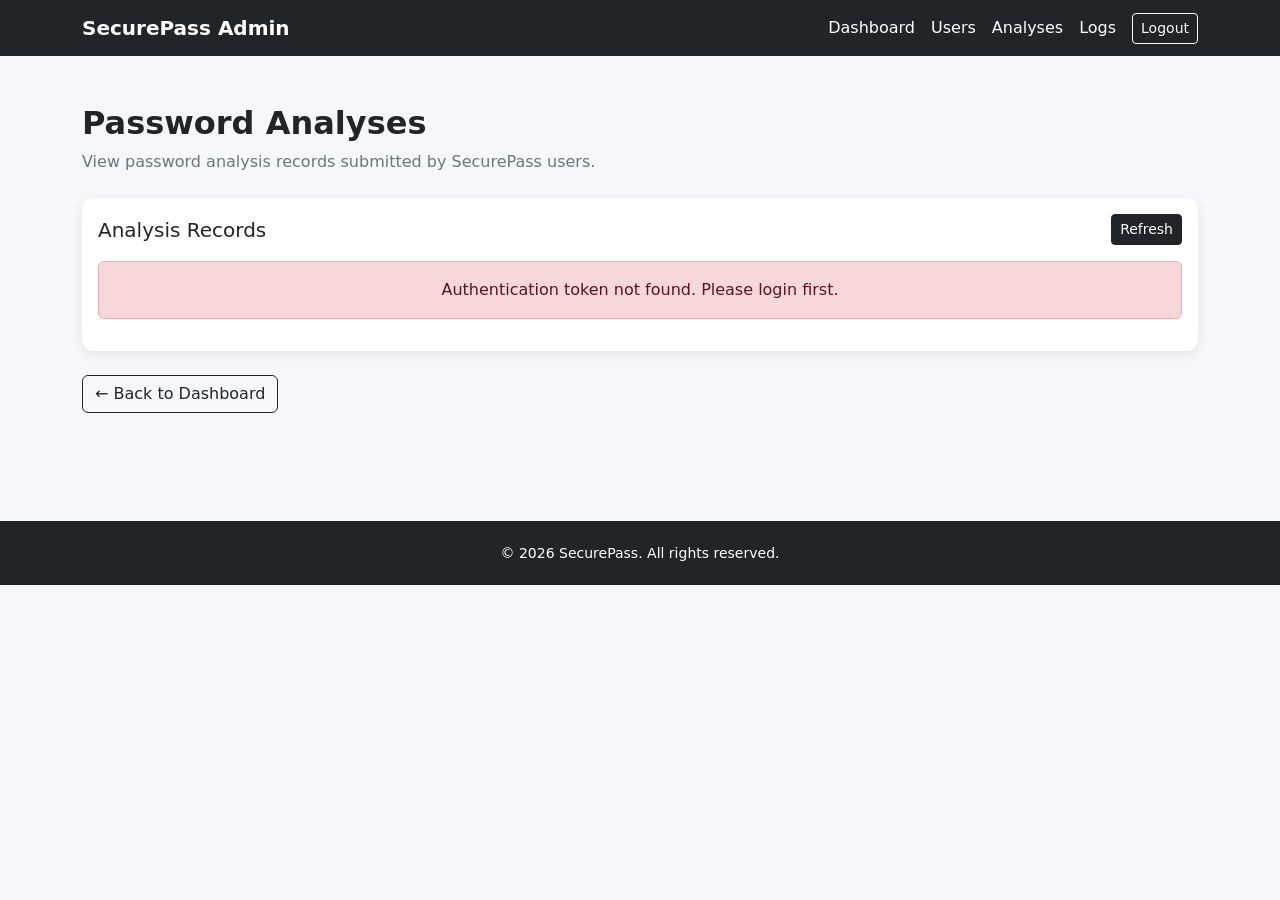
<file: frontend/admin/analyses.html>
<!DOCTYPE html>
<html lang="en">
<head>
    <meta charset="UTF-8">
    <meta name="viewport" content="width=device-width, initial-scale=1.0">

    <title>Analyses - SecurePass Admin</title>

    <link
        href="https://cdn.jsdelivr.net/npm/bootstrap@5.3.3/dist/css/bootstrap.min.css"
        rel="stylesheet"
    >

    <style>
        body {
            background: #f5f7fb;
            min-height: 100vh;
        }

        .navbar-brand {
            font-weight: 700;
        }

        .page-title {
            font-weight: 700;
        }

        .page-subtitle {
            color: #6c757d;
        }

        .admin-card {
            border: none;
            border-radius: 12px;
            box-shadow: 0 3px 12px rgba(0, 0, 0, 0.08);
        }

        .table th {
            white-space: nowrap;
        }

        .table td {
            vertical-align: middle;
        }

        .score-badge {
            font-weight: 600;
        }

        #loadingMessage,
        #errorMessage,
        #emptyMessage {
            display: none;
        }

        footer {
            margin-top: 60px;
            padding: 20px 0;
            background: #212529;
            color: white;
            text-align: center;
        }
    </style>
</head>

<body>

<!-- ================= NAVBAR ================= -->

<nav class="navbar navbar-dark bg-dark">

    <div class="container">

        <a
            class="navbar-brand"
            href="admin-dashboard.html"
        >
            SecurePass Admin
        </a>

        <div class="d-flex align-items-center gap-3">

            <a
                href="admin-dashboard.html"
                class="text-white text-decoration-none"
            >
                Dashboard
            </a>

            <a
                href="users.html"
                class="text-white text-decoration-none"
            >
                Users
            </a>

            <a
                href="analyses.html"
                class="text-white text-decoration-none"
            >
                Analyses
            </a>

            <a
                href="logs.html"
                class="text-white text-decoration-none"
            >
                Logs
            </a>

            <button
                id="logoutBtn"
                class="btn btn-outline-light btn-sm"
            >
                Logout
            </button>

        </div>

    </div>

</nav>


<!-- ================= MAIN ================= -->

<div class="container py-5">

    <div class="mb-4">

        <h2 class="page-title">
            Password Analyses
        </h2>

        <p class="page-subtitle">
            View password analysis records submitted by SecurePass users.
        </p>

    </div>


    <!-- ================= ANALYSIS CARD ================= -->

    <div class="card admin-card">

        <div class="card-body">

            <div
                class="d-flex justify-content-between align-items-center mb-3"
            >

                <h5 class="mb-0">
                    Analysis Records
                </h5>

                <button
                    id="refreshBtn"
                    class="btn btn-dark btn-sm"
                >
                    Refresh
                </button>

            </div>


            <!-- Loading -->

            <div
                id="loadingMessage"
                class="alert alert-info text-center"
            >
                Loading analysis records...
            </div>


            <!-- Error -->

            <div
                id="errorMessage"
                class="alert alert-danger text-center"
            >
                Failed to load analysis records.
            </div>


            <!-- Empty -->

            <div
                id="emptyMessage"
                class="alert alert-secondary text-center"
            >
                No analysis records found.
            </div>


            <!-- Table -->

            <div
                id="tableContainer"
                class="table-responsive"
            >

                <table class="table table-hover align-middle">

                    <thead class="table-dark">

                        <tr>
                            <th>ID</th>
                            <th>User ID</th>
                            <th>Score</th>
                            <th>Strength</th>
                            <th>Password Length</th>
                            <th>Entropy</th>
                            <th>Character Pool</th>
                            <th>Uppercase</th>
                            <th>Lowercase</th>
                            <th>Numbers</th>
                            <th>Special</th>
                            <th>Created At</th>
                        </tr>

                    </thead>

                    <tbody id="analysesTableBody">
                        <!-- Analysis records will appear here -->
                    </tbody>

                </table>

            </div>

        </div>

    </div>


    <!-- Back Button -->

    <div class="mt-4">

        <a
            href="admin-dashboard.html"
            class="btn btn-outline-dark"
        >
            ← Back to Dashboard
        </a>

    </div>

</div>


<!-- ================= FOOTER ================= -->

<footer>

    <div class="container">

        <small>
            © 2026 SecurePass. All rights reserved.
        </small>

    </div>

</footer>


<!-- ================= JAVASCRIPT ================= -->

<script>

    const analysesTableBody =
        document.getElementById("analysesTableBody");

    const loadingMessage =
        document.getElementById("loadingMessage");

    const errorMessage =
        document.getElementById("errorMessage");

    const emptyMessage =
        document.getElementById("emptyMessage");

    const tableContainer =
        document.getElementById("tableContainer");


    // ================= TOKEN =================

    function getToken() {

        return (
            sessionStorage.getItem("securePassToken") ||
            sessionStorage.getItem("token") ||
            sessionStorage.getItem("authToken") ||
            localStorage.getItem("securePassToken") ||
            localStorage.getItem("token") ||
            localStorage.getItem("authToken")
        );

    }


    // ================= DATE =================

    function formatDate(dateValue) {

        if (!dateValue) {
            return "N/A";
        }

        const date = new Date(dateValue);

        if (isNaN(date.getTime())) {
            return dateValue;
        }

        return date.toLocaleString();

    }


    // ================= HTML ESCAPE =================

    function escapeHtml(value) {

        const div = document.createElement("div");

        div.textContent = String(value ?? "");

        return div.innerHTML;

    }


    // ================= BOOLEAN DISPLAY =================

    function booleanDisplay(value) {

        if (
            value === true ||
            value === 1 ||
            value === "1" ||
            value === "true"
        ) {

            return '<span class="badge bg-success">Yes</span>';

        }

        return '<span class="badge bg-secondary">No</span>';

    }


    // ================= SCORE BADGE =================

    function scoreBadge(score) {

        const number = Number(score);

        if (isNaN(number)) {

            return `
                <span class="badge bg-secondary score-badge">
                    N/A
                </span>
            `;

        }

        let badgeClass = "bg-danger";

        if (number >= 80) {

            badgeClass = "bg-success";

        } else if (number >= 60) {

            badgeClass = "bg-primary";

        } else if (number >= 40) {

            badgeClass = "bg-warning text-dark";

        }

        return `
            <span class="badge ${badgeClass} score-badge">
                ${escapeHtml(number)}
            </span>
        `;

    }


    // ================= SHOW LOADING =================

    function showLoading() {

        loadingMessage.style.display = "block";
        errorMessage.style.display = "none";
        emptyMessage.style.display = "none";
        tableContainer.style.display = "none";

    }


    // ================= SHOW ERROR =================

    function showError(message) {

        loadingMessage.style.display = "none";
        errorMessage.style.display = "block";
        emptyMessage.style.display = "none";
        tableContainer.style.display = "none";

        errorMessage.textContent = message;

    }


    // ================= RENDER =================

    function renderAnalyses(records) {

        loadingMessage.style.display = "none";
        errorMessage.style.display = "none";

        analysesTableBody.innerHTML = "";


        if (!records || records.length === 0) {

            emptyMessage.style.display = "block";
            tableContainer.style.display = "none";

            return;
        }


        emptyMessage.style.display = "none";
        tableContainer.style.display = "block";


        records.forEach(function(record) {

            const row =
                document.createElement("tr");


            const id =
                record.id ??
                record.analysis_id ??
                "N/A";


            const userId =
                record.user_id ??
                record.userId ??
                "N/A";


            const score =
                record.score ??
                record.strength_score ??
                "N/A";


            const strength =
                record.strength_level ??
                record.strength ??
                "N/A";


            const passwordLength =
                record.password_length ??
                record.passwordLength ??
                "N/A";


            const entropy =
                record.entropy ??
                "N/A";


            const characterPool =
                record.character_pool ??
                record.characterPool ??
                "N/A";


            const uppercase =
                record.has_uppercase ??
                record.hasUppercase ??
                false;


            const lowercase =
                record.has_lowercase ??
                record.hasLowercase ??
                false;


            const numbers =
                record.has_numbers ??
                record.hasNumbers ??
                false;


            const special =
                record.has_special ??
                record.hasSpecial ??
                false;


            const createdAt =
                record.created_at ??
                record.createdAt ??
                null;


            row.innerHTML = `

                <td>
                    ${escapeHtml(id)}
                </td>

                <td>
                    ${escapeHtml(userId)}
                </td>

                <td>
                    ${scoreBadge(score)}
                </td>

                <td>
                    <strong>
                        ${escapeHtml(strength)}
                    </strong>
                </td>

                <td>
                    ${escapeHtml(passwordLength)}
                </td>

                <td>
                    ${escapeHtml(entropy)}
                </td>

                <td>
                    ${escapeHtml(characterPool)}
                </td>

                <td>
                    ${booleanDisplay(uppercase)}
                </td>

                <td>
                    ${booleanDisplay(lowercase)}
                </td>

                <td>
                    ${booleanDisplay(numbers)}
                </td>

                <td>
                    ${booleanDisplay(special)}
                </td>

                <td>
                    ${escapeHtml(formatDate(createdAt))}
                </td>

            `;


            analysesTableBody.appendChild(row);

        });

    }


    // ================= LOAD ANALYSES =================

    async function loadAnalyses() {

        const token = getToken();


        if (!token) {

            showError(
                "Authentication token not found. Please login first."
            );

            return;
        }


        /*
         * Admin analysis API will be connected
         * after the admin backend is implemented.
         */

        showError(
            "Admin analysis API is not configured yet."
        );

    }


    // ================= REFRESH =================

    document
        .getElementById("refreshBtn")
        .addEventListener(
            "click",
            loadAnalyses
        );


    // ================= LOGOUT =================

    document
        .getElementById("logoutBtn")
        .addEventListener(
            "click",
            function() {

                sessionStorage.clear();

                localStorage.removeItem("securePassToken");
                localStorage.removeItem("token");
                localStorage.removeItem("authToken");
                localStorage.removeItem("securePassUser");
                localStorage.removeItem("user");
                localStorage.removeItem("currentUser");
                localStorage.removeItem("loggedInUser");

                window.location.href =
                    "../login.html";

            }
        );


    // ================= INITIAL LOAD =================

    loadAnalyses();

</script>

</body>
</html>
</file>
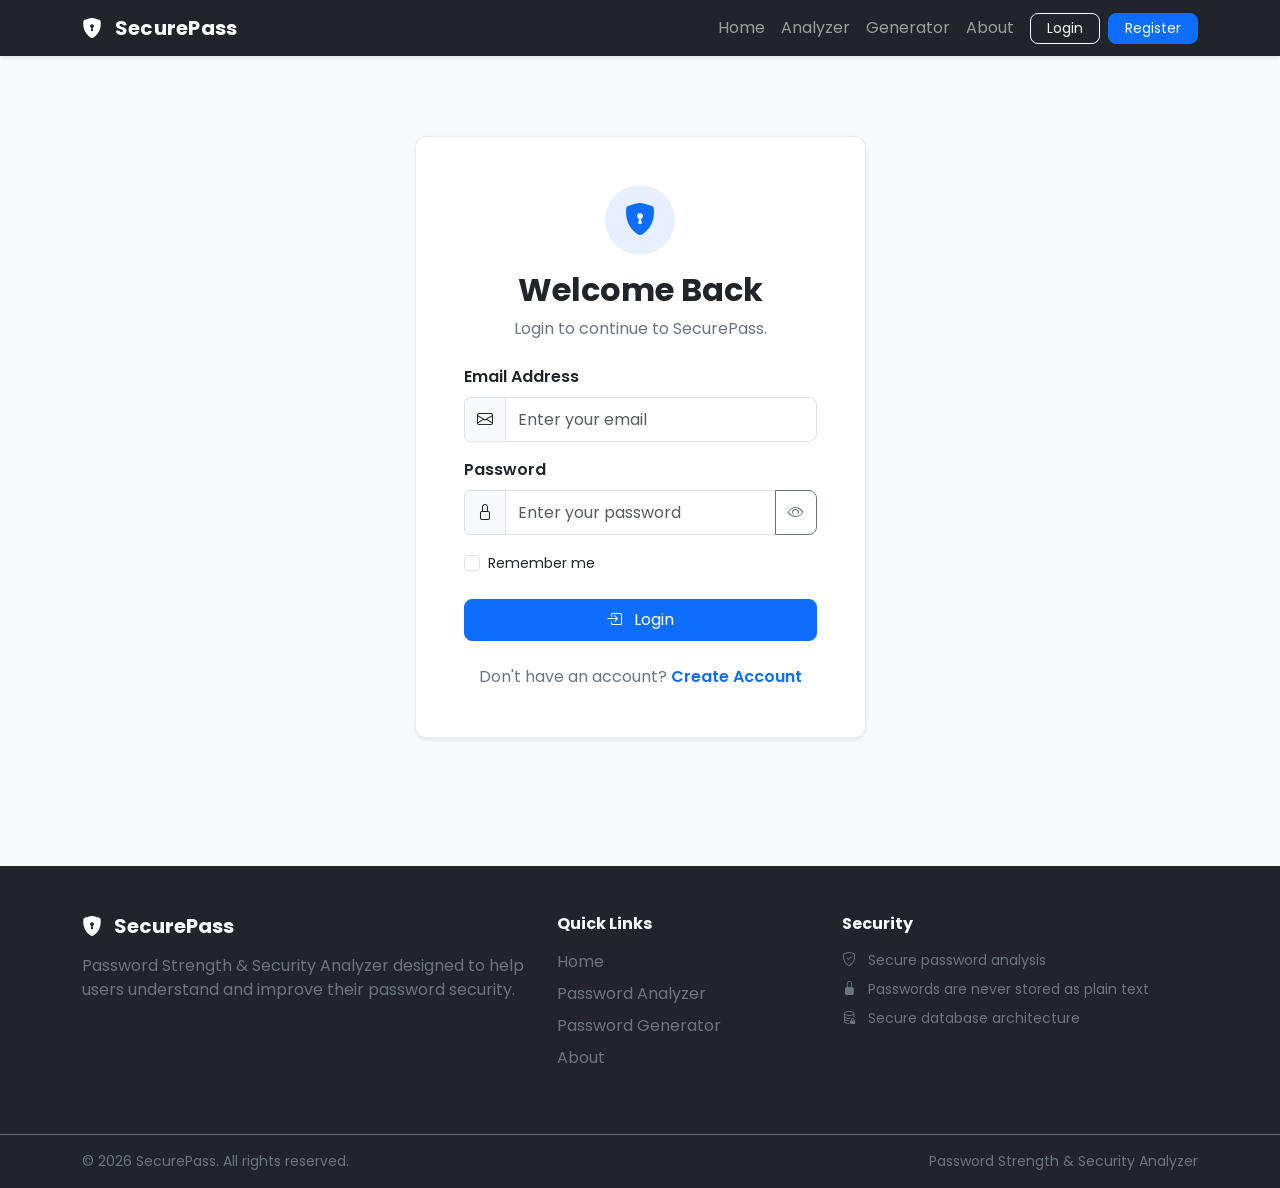
<file: frontend/admin/logs.html>
<!DOCTYPE html>
<html lang="en">

<head>

    <meta charset="UTF-8">

    <meta
        name="viewport"
        content="width=device-width, initial-scale=1.0"
    >

    <meta
        name="description"
        content="SecurePass Admin Security Logs"
    >

    <title>Security Logs - SecurePass Admin</title>


    <!-- =====================================================
         Bootstrap CSS
         ===================================================== -->

    <link
        href="https://cdn.jsdelivr.net/npm/bootstrap@5.3.3/dist/css/bootstrap.min.css"
        rel="stylesheet"
    >


    <!-- =====================================================
         Bootstrap Icons
         ===================================================== -->

    <link
        rel="stylesheet"
        href="https://cdn.jsdelivr.net/npm/bootstrap-icons@1.11.3/font/bootstrap-icons.min.css"
    >


    <!-- =====================================================
         Admin CSS
         ===================================================== -->

    <link
        rel="stylesheet"
        href="../css/admin.css"
    >


    <!-- =====================================================
         Page Style
         ===================================================== -->

    <style>

        body {
            background: #f5f7fb;
            min-height: 100vh;
        }


        .navbar-brand {
            font-weight: 700;
        }


        .page-title {
            font-weight: 700;
        }


        .page-subtitle {
            color: #6c757d;
        }


        .admin-card {
            border: none;
            border-radius: 12px;
            background: #ffffff;
            box-shadow: 0 3px 12px rgba(0, 0, 0, 0.08);
        }


        .table th {
            white-space: nowrap;
        }


        .table td {
            vertical-align: middle;
        }


        #loadingState,
        #errorState,
        #emptyState {
            display: none;
        }


        footer {
            margin-top: 60px;
            padding: 20px 0;
            background: #212529;
            color: #ffffff;
            text-align: center;
        }

    </style>

</head>


<body class="d-flex flex-column min-vh-100">


<!-- =====================================================
     NAVBAR
     ===================================================== -->

<nav class="navbar navbar-dark bg-dark">

    <div class="container">

        <a
            class="navbar-brand"
            href="admin-dashboard.html"
        >
            SecurePass Admin
        </a>


        <div class="d-flex align-items-center gap-3">

            <a
                href="admin-dashboard.html"
                class="text-white text-decoration-none"
            >
                Dashboard
            </a>


            <a
                href="users.html"
                class="text-white text-decoration-none"
            >
                Users
            </a>


            <a
                href="analyses.html"
                class="text-white text-decoration-none"
            >
                Analyses
            </a>


            <a
                href="logs.html"
                class="text-white text-decoration-none fw-semibold"
            >
                Logs
            </a>


            <button
                id="logoutButton"
                type="button"
                class="btn btn-outline-light btn-sm"
            >
                Logout
            </button>

        </div>

    </div>

</nav>



<!-- =====================================================
     MAIN CONTENT
     ===================================================== -->

<main class="flex-grow-1">

    <div class="container py-5">


        <!-- =================================================
             PAGE HEADER
             ================================================= -->

        <div class="mb-4">

            <h2 class="page-title">
                Security Logs
            </h2>


            <p class="page-subtitle mb-0">
                Monitor authentication and security-related system activity.
            </p>

        </div>



        <!-- =================================================
             LOGS CARD
             ================================================= -->

        <div class="card admin-card">

            <div class="card-body p-4">


                <!-- =================================================
                     CARD HEADER
                     ================================================= -->

                <div
                    class="d-flex flex-column flex-md-row justify-content-between align-items-md-center gap-3 mb-4"
                >

                    <div>

                        <h5 class="mb-1">
                            System Activity Logs
                        </h5>


                        <small class="text-muted">
                            Security events recorded by SecurePass
                        </small>

                    </div>


                    <button
                        id="refreshButton"
                        type="button"
                        class="btn btn-dark"
                    >
                        <i class="bi bi-arrow-clockwise me-1"></i>
                        Refresh
                    </button>

                </div>



                <!-- =================================================
                     LOADING STATE
                     ================================================= -->

                <div
                    id="loadingState"
                    class="alert alert-info text-center"
                >

                    <div
                        class="spinner-border spinner-border-sm me-2"
                        role="status"
                    ></div>

                    Loading security logs...

                </div>



                <!-- =================================================
                     ERROR STATE
                     ================================================= -->

                <div
                    id="errorState"
                    class="alert alert-danger text-center"
                >
                    Failed to load security logs.
                </div>



                <!-- =================================================
                     EMPTY STATE
                     ================================================= -->

                <div
                    id="emptyState"
                    class="alert alert-secondary text-center"
                >
                    No security logs found.
                </div>



                <!-- =================================================
                     LOGS TABLE
                     ================================================= -->

                <div class="table-responsive">

                    <table
                        class="table table-hover align-middle"
                    >

                        <thead class="table-dark">

                            <tr>

                                <th>
                                    ID
                                </th>

                                <th>
                                    User ID
                                </th>

                                <th>
                                    Action
                                </th>

                                <th>
                                    Description
                                </th>

                                <th>
                                    IP Address
                                </th>

                                <th>
                                    Created At
                                </th>

                            </tr>

                        </thead>


                        <tbody id="logsTableBody">

                            <!-- Logs will be loaded here -->

                        </tbody>

                    </table>

                </div>

            </div>

        </div>



        <!-- =================================================
             BACK TO DASHBOARD
             ================================================= -->

        <div class="mt-4">

            <a
                href="admin-dashboard.html"
                class="btn btn-outline-dark"
            >

                <i class="bi bi-arrow-left me-1"></i>

                Back to Dashboard

            </a>

        </div>

    </div>

</main>



<!-- =====================================================
     FOOTER
     ===================================================== -->

<footer>

    <div class="container">

        <small>
            © 2026 SecurePass. All rights reserved.
        </small>

    </div>

</footer>



<!-- =====================================================
     Bootstrap JavaScript
     ===================================================== -->

<script
    src="https://cdn.jsdelivr.net/npm/bootstrap@5.3.3/dist/js/bootstrap.bundle.min.js"
></script>



<!-- =====================================================
     Admin Logs JavaScript
     ===================================================== -->

<script src="../js/admin/logs.js"></script>


</body>

</html>
</file>
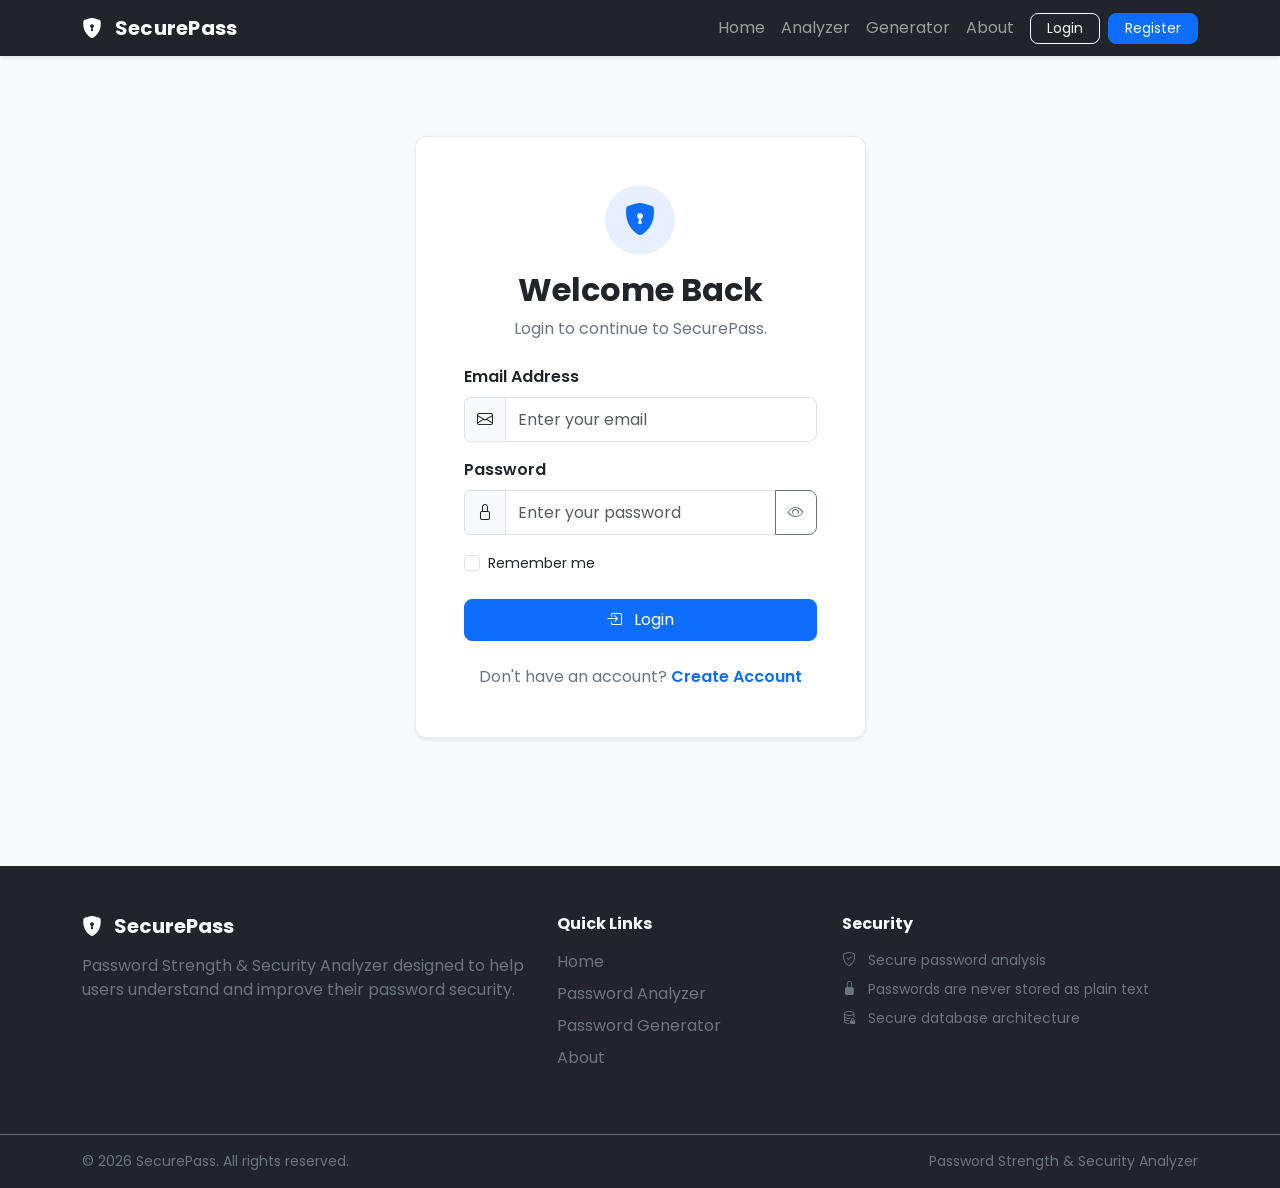
<file: frontend/admin/users.html>
<!DOCTYPE html>
<html lang="en">

<head>

    <meta charset="UTF-8">

    <meta
        name="viewport"
        content="width=device-width, initial-scale=1.0"
    >

    <meta
        name="description"
        content="SecurePass Admin User Management"
    >

    <title>Users - SecurePass Admin</title>


    <!-- =====================================================
         Bootstrap CSS
         ===================================================== -->

    <link
        href="https://cdn.jsdelivr.net/npm/bootstrap@5.3.3/dist/css/bootstrap.min.css"
        rel="stylesheet"
    >


    <!-- =====================================================
         Bootstrap Icons
         ===================================================== -->

    <link
        rel="stylesheet"
        href="https://cdn.jsdelivr.net/npm/bootstrap-icons@1.11.3/font/bootstrap-icons.min.css"
    >


    <!-- =====================================================
         Admin CSS
         ===================================================== -->

    <link
        rel="stylesheet"
        href="../css/admin.css"
    >


    <style>

        body {
            background: #f5f7fb;
            min-height: 100vh;
        }


        .navbar-brand {
            font-weight: 700;
        }


        .page-title {
            font-weight: 700;
        }


        .page-subtitle {
            color: #6c757d;
        }


        .admin-card {
            border: none;
            border-radius: 12px;
            background: #ffffff;
            box-shadow: 0 3px 12px rgba(0, 0, 0, 0.08);
        }


        .table th {
            white-space: nowrap;
        }


        .table td {
            vertical-align: middle;
        }


        .badge-role-admin {
            background: #212529;
        }


        .badge-role-user {
            background: #0d6efd;
        }


        .badge-status-active {
            background: #198754;
        }


        .badge-status-inactive {
            background: #6c757d;
        }


        .badge-status-suspended {
            background: #dc3545;
        }


        #loadingMessage,
        #errorMessage,
        #emptyMessage {
            display: none;
        }


        footer {
            margin-top: 60px;
            padding: 20px 0;
            background: #212529;
            color: #ffffff;
            text-align: center;
        }

    </style>

</head>


<body class="d-flex flex-column min-vh-100">


<!-- =====================================================
     NAVBAR
     ===================================================== -->

<nav class="navbar navbar-dark bg-dark">

    <div class="container">

        <a
            class="navbar-brand"
            href="admin-dashboard.html"
        >
            SecurePass Admin
        </a>


        <div class="d-flex align-items-center gap-3">

            <a
                href="admin-dashboard.html"
                class="text-white text-decoration-none"
            >
                Dashboard
            </a>


            <a
                href="users.html"
                class="text-white text-decoration-none fw-semibold"
            >
                Users
            </a>


            <a
                href="analyses.html"
                class="text-white text-decoration-none"
            >
                Analyses
            </a>


            <a
                href="logs.html"
                class="text-white text-decoration-none"
            >
                Logs
            </a>


            <button
                id="logoutBtn"
                type="button"
                class="btn btn-outline-light btn-sm"
            >
                Logout
            </button>

        </div>

    </div>

</nav>



<!-- =====================================================
     MAIN CONTENT
     ===================================================== -->

<main class="flex-grow-1">

    <div class="container py-5">


        <!-- =================================================
             PAGE HEADER
             ================================================= -->

        <div class="mb-4">

            <h2 class="page-title">
                User Management
            </h2>


            <p class="page-subtitle mb-0">
                View registered SecurePass users and their account information.
            </p>

        </div>



        <!-- =================================================
             USERS CARD
             ================================================= -->

        <div class="card admin-card">

            <div class="card-body p-4">


                <!-- Header -->

                <div
                    class="d-flex flex-column flex-md-row justify-content-between align-items-md-center gap-3 mb-4"
                >

                    <div>

                        <h5 class="mb-1">
                            Registered Users
                        </h5>

                        <small class="text-muted">
                            Total users:
                            <span id="userCount">0</span>
                        </small>

                    </div>


                    <button
                        id="refreshBtn"
                        type="button"
                        class="btn btn-dark"
                    >
                        <i class="bi bi-arrow-clockwise me-1"></i>
                        Refresh
                    </button>

                </div>



                <!-- =================================================
                     LOADING MESSAGE
                     ================================================= -->

                <div
                    id="loadingMessage"
                    class="alert alert-info text-center"
                >
                    <div
                        class="spinner-border spinner-border-sm me-2"
                        role="status"
                    ></div>

                    Loading users...
                </div>



                <!-- =================================================
                     ERROR MESSAGE
                     ================================================= -->

                <div
                    id="errorMessage"
                    class="alert alert-danger text-center"
                >
                    Failed to load users.
                </div>



                <!-- =================================================
                     EMPTY MESSAGE
                     ================================================= -->

                <div
                    id="emptyMessage"
                    class="alert alert-secondary text-center"
                >
                    No users found.
                </div>



                <!-- =================================================
                     USERS TABLE
                     ================================================= -->

                <div
                    id="tableContainer"
                    class="table-responsive"
                >

                    <table
                        class="table table-hover align-middle"
                    >

                        <thead class="table-dark">

                            <tr>

                                <th>ID</th>

                                <th>Name</th>

                                <th>Email</th>

                                <th>Role</th>

                                <th>Status</th>

                                <th>Created At</th>

                            </tr>

                        </thead>


                        <tbody id="usersTableBody">

                            <!-- Users loaded by JavaScript -->

                        </tbody>

                    </table>

                </div>

            </div>

        </div>



        <!-- =================================================
             BACK BUTTON
             ================================================= -->

        <div class="mt-4">

            <a
                href="admin-dashboard.html"
                class="btn btn-outline-dark"
            >
                <i class="bi bi-arrow-left me-1"></i>
                Back to Dashboard
            </a>

        </div>

    </div>

</main>



<!-- =====================================================
     FOOTER
     ===================================================== -->

<footer>

    <div class="container">

        <small>
            © 2026 SecurePass. All rights reserved.
        </small>

    </div>

</footer>



<!-- =====================================================
     Bootstrap JavaScript
     ===================================================== -->

<script
    src="https://cdn.jsdelivr.net/npm/bootstrap@5.3.3/dist/js/bootstrap.bundle.min.js"
></script>



<!-- =====================================================
     Admin Users JavaScript
     ===================================================== -->

<script src="../js/admin/users.js"></script>


</body>

</html>
</file>
<file: frontend/css/style.css>
/* =========================================================
   SecurePass - Global Styles
   ========================================================= */


/* =========================================================
   Global
   ========================================================= */

html {
    scroll-behavior: smooth;
}

body {
    min-height: 100vh;
    margin: 0;
    font-family: "Poppins", sans-serif;
    background-color: #f8f9fa;
    color: #212529;
}


/* =========================================================
   Navbar
   ========================================================= */

.navbar-brand {
    letter-spacing: 0.3px;
}

.navbar .nav-link {
    transition: all 0.2s ease;
}

.navbar .nav-link:hover {
    opacity: 0.85;
}

.navbar .nav-link.active {
    font-weight: 600;
}


/* =========================================================
   Buttons
   ========================================================= */

.btn {
    border-radius: 8px;
}

.btn-primary {
    transition: all 0.2s ease;
}

.btn-primary:hover {
    transform: translateY(-1px);
}


/* =========================================================
   Cards
   ========================================================= */

.card {
    border-radius: 12px;
    border: 1px solid rgba(0, 0, 0, 0.08);
}

.card-header {
    border-top-left-radius: 12px !important;
    border-top-right-radius: 12px !important;
}


/* =========================================================
   Forms
   ========================================================= */

.form-control,
.form-select {
    min-height: 45px;
    border-radius: 8px;
}

.form-control:focus,
.form-select:focus {
    box-shadow: 0 0 0 0.2rem rgba(13, 110, 253, 0.15);
}


/* =========================================================
   Footer
   ========================================================= */

footer {
    margin-top: auto;
}

footer a {
    transition: color 0.2s ease;
}

footer a:hover {
    color: #ffffff !important;
}


/* =========================================================
   Utility
   ========================================================= */

.page-section {
    padding: 80px 0;
}

.section-title {
    font-weight: 700;
}

.text-muted-custom {
    color: #6c757d;
}


/* =========================================================
   Responsive
   ========================================================= */

@media (max-width: 768px) {

    .page-section {
        padding: 55px 0;
    }

}
</file>
<file: frontend/css/admin.css>
/* =========================================================
   SecurePass - Admin Panel
   Common CSS for:
   - Admin Dashboard
   - Users
   - Analyses
   - Logs
   ========================================================= */


/* =========================================================
   General Admin Layout
   ========================================================= */

.admin-page {
    padding: 40px 0;
    min-height: 80vh;
}

.admin-header {
    margin-bottom: 30px;
}

.admin-header h1 {
    font-weight: 700;
    margin-bottom: 8px;
}

.admin-header p {
    color: #6c757d;
    margin-bottom: 0;
}


/* =========================================================
   Admin Navbar
   ========================================================= */

.admin-navbar {
    box-shadow: 0 2px 10px rgba(0, 0, 0, 0.08);
}

.admin-navbar .navbar-brand {
    font-weight: 700;
}

.admin-navbar .nav-link {
    font-weight: 500;
}

.admin-navbar .nav-link:hover {
    color: #0d6efd;
}

.admin-navbar .nav-link.active {
    color: #0d6efd;
    font-weight: 600;
}


/* =========================================================
   Admin Cards
   ========================================================= */

.admin-card {
    border: none;
    border-radius: 15px;
    box-shadow: 0 4px 18px rgba(0, 0, 0, 0.07);
    transition: all 0.25s ease;
}

.admin-card:hover {
    transform: translateY(-2px);
    box-shadow: 0 7px 25px rgba(0, 0, 0, 0.10);
}

.admin-card .card-title {
    font-weight: 600;
}


/* =========================================================
   Statistics Cards
   ========================================================= */

.admin-stat-card {
    border: none;
    border-radius: 15px;
    box-shadow: 0 4px 18px rgba(0, 0, 0, 0.07);
    padding: 25px;
    height: 100%;
    transition: all 0.25s ease;
}

.admin-stat-card:hover {
    transform: translateY(-3px);
}

.admin-stat-icon {
    width: 55px;
    height: 55px;
    border-radius: 12px;

    display: flex;
    align-items: center;
    justify-content: center;

    font-size: 25px;
    margin-bottom: 15px;
}

.admin-stat-number {
    font-size: 30px;
    font-weight: 700;
    margin-bottom: 5px;
}

.admin-stat-label {
    color: #6c757d;
    font-size: 14px;
}


/* =========================================================
   Quick Management Cards
   ========================================================= */

.admin-management-card {
    border: none;
    border-radius: 15px;
    box-shadow: 0 4px 18px rgba(0, 0, 0, 0.07);

    height: 100%;
    transition: all 0.25s ease;
}

.admin-management-card:hover {
    transform: translateY(-3px);
}

.admin-management-icon {
    width: 60px;
    height: 60px;

    border-radius: 14px;

    display: flex;
    align-items: center;
    justify-content: center;

    font-size: 28px;
    margin-bottom: 15px;
}

.admin-management-card a {
    text-decoration: none;
}


/* =========================================================
   Admin Tables
   ========================================================= */

.admin-table-card {
    border: none;
    border-radius: 15px;
    box-shadow: 0 4px 18px rgba(0, 0, 0, 0.07);
    overflow: hidden;
}

.admin-table-wrapper {
    width: 100%;
    overflow-x: auto;
}

.admin-table {
    margin-bottom: 0;
    vertical-align: middle;
}

.admin-table thead th {
    font-weight: 600;
    white-space: nowrap;
    background-color: #f8f9fa;
    padding: 14px 12px;
}

.admin-table tbody td {
    padding: 13px 12px;
    vertical-align: middle;
}

.admin-table tbody tr:hover {
    background-color: #f8f9fa;
}


/* =========================================================
   Table Status Badges
   ========================================================= */

.admin-badge {
    display: inline-block;

    padding: 5px 10px;

    border-radius: 20px;

    font-size: 12px;

    font-weight: 600;
}

.badge-active {
    background-color: #d1e7dd;
    color: #0f5132;
}

.badge-inactive {
    background-color: #f8d7da;
    color: #842029;
}

.badge-admin {
    background-color: #cfe2ff;
    color: #084298;
}

.badge-user {
    background-color: #e2e3e5;
    color: #41464b;
}


/* =========================================================
   Analysis Score Badges
   ========================================================= */

.score-badge {
    display: inline-block;

    min-width: 45px;

    padding: 5px 10px;

    border-radius: 20px;

    font-size: 12px;

    font-weight: 700;

    text-align: center;
}

.score-strong {
    background-color: #d1e7dd;
    color: #0f5132;
}

.score-medium {
    background-color: #fff3cd;
    color: #664d03;
}

.score-weak {
    background-color: #f8d7da;
    color: #842029;
}


/* =========================================================
   Logs
   ========================================================= */

.log-action {
    font-weight: 600;
}

.log-description {
    max-width: 300px;
    color: #6c757d;
}

.ip-address {
    font-family: monospace;
    font-size: 13px;
}


/* =========================================================
   System Information
   ========================================================= */

.system-info {
    padding: 20px;
}

.system-info-row {
    display: flex;
    justify-content: space-between;
    align-items: center;

    padding: 12px 0;

    border-bottom: 1px solid #eee;
}

.system-info-row:last-child {
    border-bottom: none;
}

.system-info-label {
    color: #6c757d;
}

.system-info-value {
    font-weight: 600;
}


/* =========================================================
   Admin Buttons
   ========================================================= */

.admin-btn {
    border-radius: 8px;
    font-weight: 500;
}

.admin-refresh-btn {
    border-radius: 8px;
}


/* =========================================================
   Loading State
   ========================================================= */

.admin-loading {
    text-align: center;
    padding: 50px 20px;
}

.admin-loading .spinner-border {
    width: 35px;
    height: 35px;
}


/* =========================================================
   Error State
   ========================================================= */

.admin-error {
    text-align: center;
    padding: 40px 20px;
}

.admin-error i {
    font-size: 45px;
    margin-bottom: 15px;
}


/* =========================================================
   Empty State
   ========================================================= */

.admin-empty {
    text-align: center;
    padding: 50px 20px;
}

.admin-empty i {
    font-size: 50px;
    color: #adb5bd;
    margin-bottom: 15px;
}

.admin-empty h5 {
    font-weight: 600;
}


/* =========================================================
   Admin Footer
   ========================================================= */

.admin-footer {
    margin-top: auto;
    padding: 20px 0;
    border-top: 1px solid #eee;
}

.admin-footer p {
    margin-bottom: 0;
    color: #6c757d;
    font-size: 14px;
}


/* =========================================================
   Responsive
   ========================================================= */

@media (max-width: 991px) {

    .admin-page {
        padding: 30px 0;
    }

    .admin-stat-card {
        padding: 20px;
    }

}


@media (max-width: 768px) {

    .admin-header h1 {
        font-size: 28px;
    }

    .admin-table {
        font-size: 13px;
    }

    .admin-table thead th,
    .admin-table tbody td {
        padding: 10px 8px;
    }

}


@media (max-width: 576px) {

    .admin-page {
        padding: 25px 0;
    }

    .admin-stat-number {
        font-size: 25px;
    }

    .admin-management-icon {
        width: 50px;
        height: 50px;
        font-size: 23px;
    }

}
</file>
